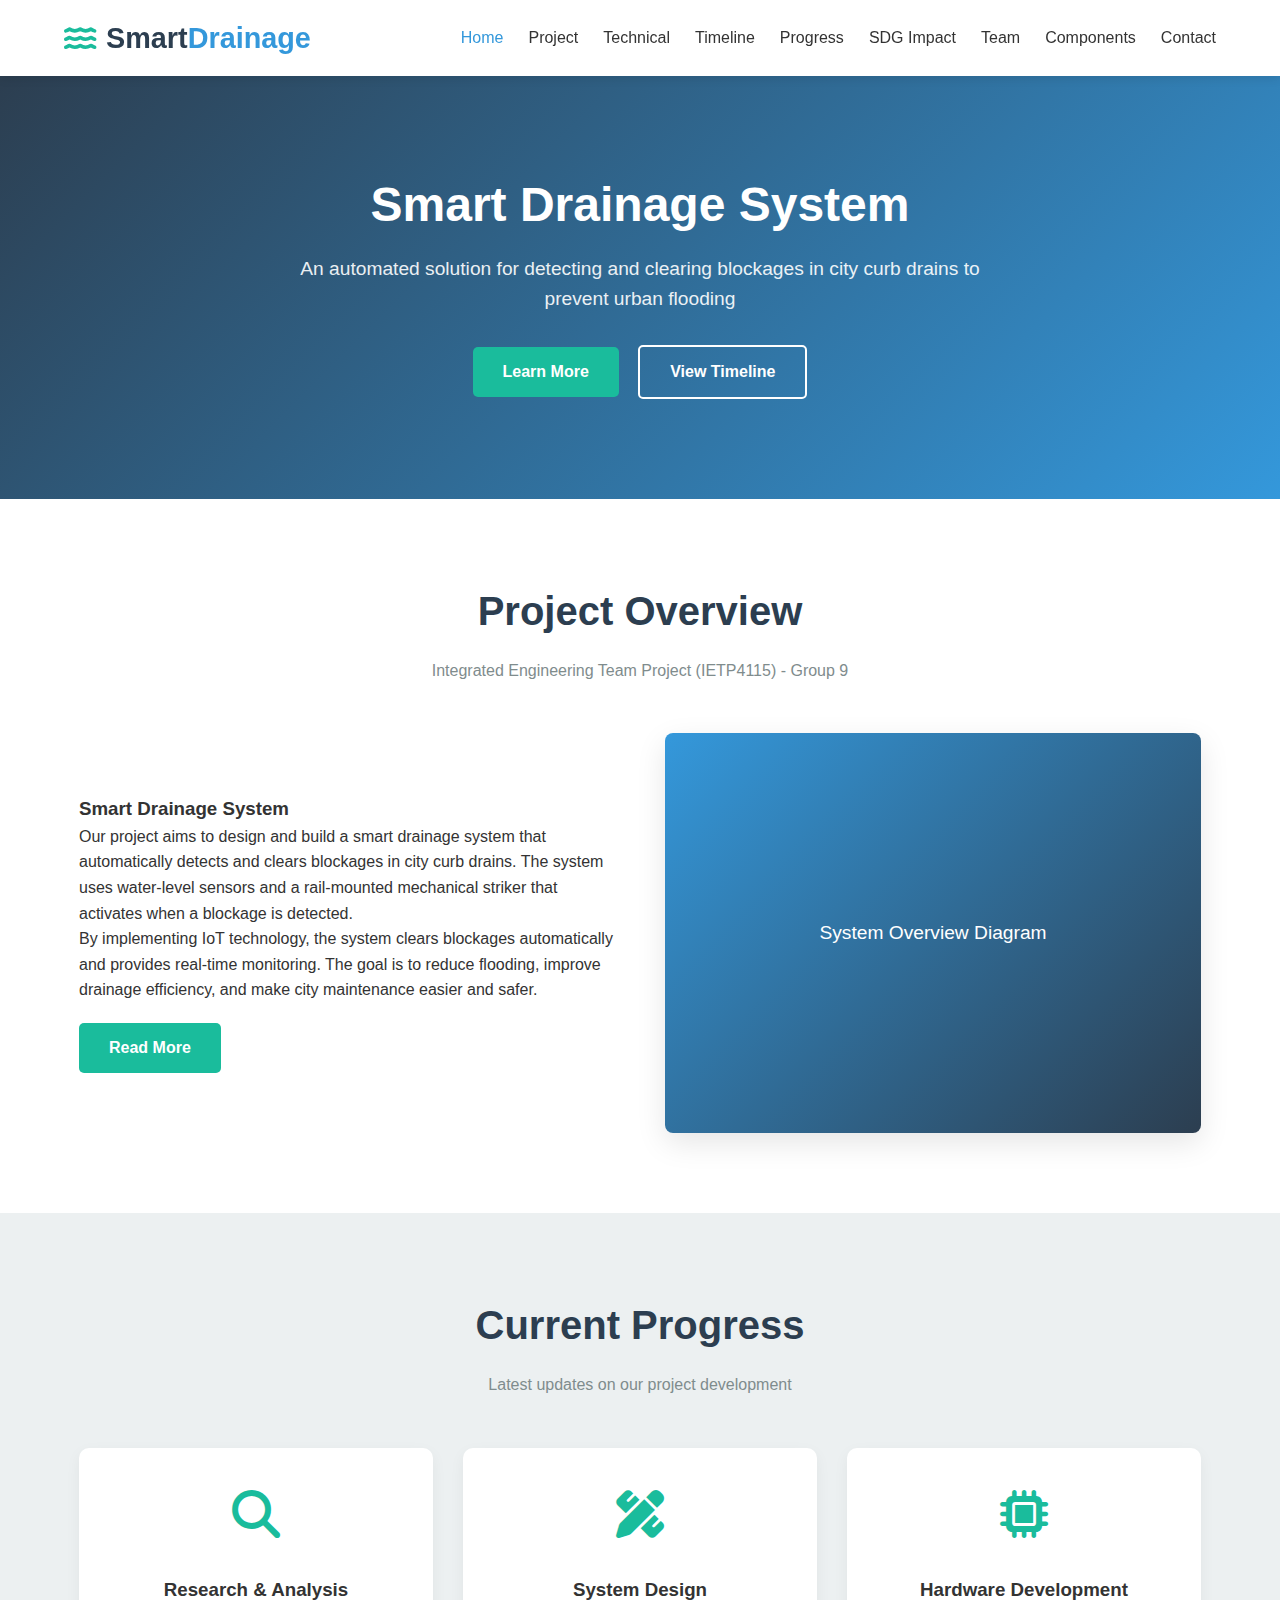
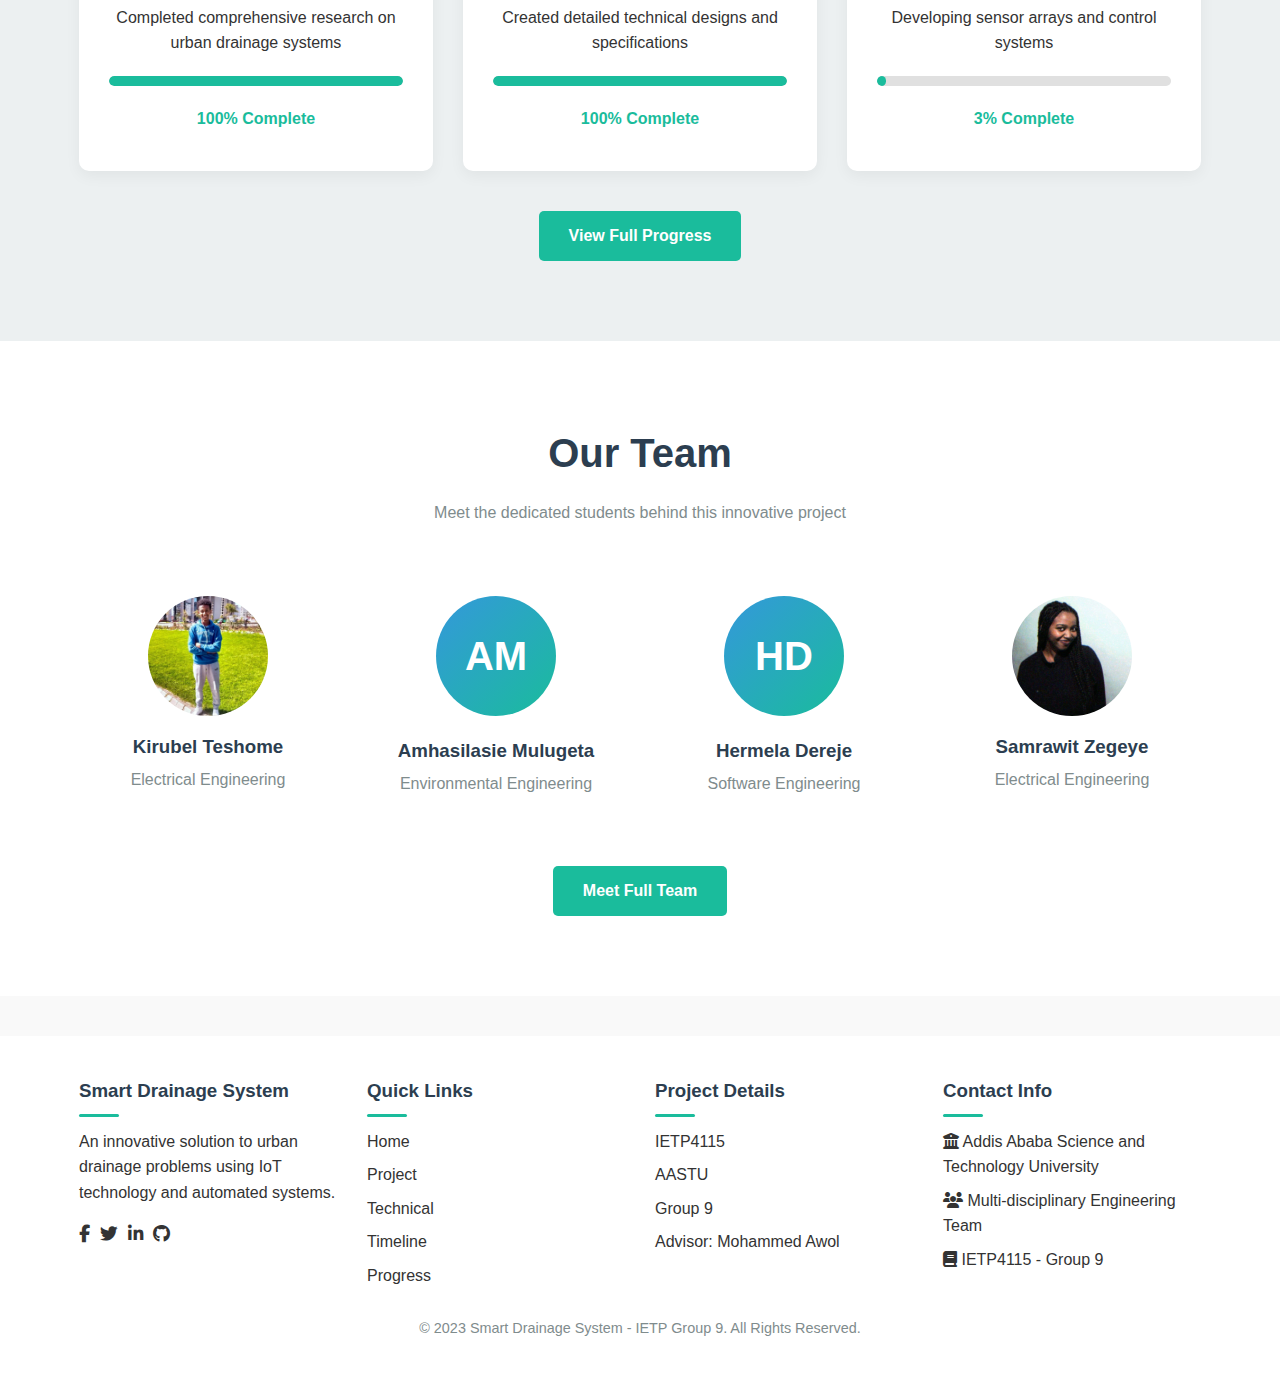
<file: index.html>
<!DOCTYPE html>
<html lang="en">
<head>
    <meta charset="UTF-8" />
    <meta name="viewport" content="width=device-width, initial-scale=1.0"/>
    <title>Smart Drainage System | Home</title>
    <link rel="stylesheet" href="https://cdnjs.cloudflare.com/ajax/libs/font-awesome/6.4.0/css/all.min.css">
    <link rel="stylesheet" href="assets/css/style.css">
</head>
<body>
    <!-- Header -->
    <header>
        <div class="container header-container">
            <a href="index.html" class="logo">
                <i class="fas fa-water"></i>
                Smart<span>Drainage</span>
            </a>
            <button class="mobile-menu-btn" id="mobile-menu-btn">
                <i class="fas fa-bars"></i>
            </button>
            <nav>
                <ul id="main-menu">
                    <li><a href="index.html" class="active">Home</a></li>
                    <li><a href="about.html">Project</a></li>
                    <li><a href="technical.html">Technical</a></li>
                    <li><a href="timeline.html">Timeline</a></li>
                    <li><a href="progress.html">Progress</a></li>
                    <li><a href="sdg.html">SDG Impact</a></li>
                    <li><a href="team.html">Team</a></li>
                    <li><a href="components.html">Components</a></li>
                    <li><a href="contact.html">Contact</a></li>
                </ul>
            </nav>
        </div>
    </header>

    <!-- Hero Section -->
    <section class="hero">
        <div class="container">
            <h1>Smart Drainage System</h1>
            <p>An automated solution for detecting and clearing blockages in city curb drains to prevent urban flooding</p>
            <a href="about.html" class="btn">Learn More</a>
            <a href="timeline.html" class="btn btn-outline">View Timeline</a>
        </div>
    </section>

    <!-- Quick Project Overview -->
    <section class="section about-project">
        <div class="container">
            <div class="section-title">
                <h2>Project Overview</h2>
                <p>Integrated Engineering Team Project (IETP4115) - Group 9</p>
            </div>
            <div class="about-content">
                <div class="about-text">
                    <h3>Smart Drainage System</h3>
                    <p>Our project aims to design and build a smart drainage system that automatically detects and clears blockages in city curb drains. The system uses water-level sensors and a rail-mounted mechanical striker that activates when a blockage is detected.</p>
                    <p>By implementing IoT technology, the system clears blockages automatically and provides real-time monitoring. The goal is to reduce flooding, improve drainage efficiency, and make city maintenance easier and safer.</p>
                    <a href="about.html" class="btn" style="margin-top: 20px;">Read More</a>
                </div>
                <div class="about-image">
                    <div style="background: linear-gradient(135deg, #3498db, #2c3e50); height: 400px; display: flex; align-items: center; justify-content: center; color: white; font-size: 1.2rem;">
                        System Overview Diagram
                    </div>
                </div>
            </div>
        </div>
    </section>

    <!-- Quick Progress Overview -->
    <section class="section progress">
        <div class="container">
            <div class="section-title">
                <h2>Current Progress</h2>
                <p>Latest updates on our project development</p>
            </div>
            <div class="progress-grid">
                <div class="progress-card">
                    <div class="progress-icon">
                        <i class="fas fa-search"></i>
                    </div>
                    <h3>Research & Analysis</h3>
                    <p>Completed comprehensive research on urban drainage systems</p>
                    <div class="progress-bar">
                        <div class="progress-fill progress-100"></div>
                    </div>
                    <p class="timeline-date">100% Complete</p>
                </div>
                <div class="progress-card">
                    <div class="progress-icon">
                        <i class="fas fa-pencil-ruler"></i>
                    </div>
                    <h3>System Design</h3>
                    <p>Created detailed technical designs and specifications</p>
                    <div class="progress-bar">
                        <div class="progress-fill progress-100"></div>
                    </div>
                    <p class="timeline-date">100% Complete</p>
                </div>
                <div class="progress-card">
                    <div class="progress-icon">
                        <i class="fas fa-microchip"></i>
                    </div>
                    <h3>Hardware Development</h3>
                    <p>Developing sensor arrays and control systems</p>
                    <div class="progress-bar">
                        <div class="progress-fill progress-3" style="width:3%;"></div>
                    </div>
                    <p class="timeline-date">3% Complete</p>
                </div>
            </div>
            <div style="text-align: center; margin-top: 40px;">
                <a href="progress.html" class="btn">View Full Progress</a>
            </div>
        </div>
    </section>

    <!-- Quick Team Preview -->
    <section class="section team">
        <div class="container">
            <div class="section-title">
                <h2>Our Team</h2>
                <p>Meet the dedicated students behind this innovative project</p>
            </div>
            <div class="team-grid">
                <div class="team-member">
                    <img src="assets/img/kira.jpg" alt="Kirubel Teshome" style="width:120px;height:120px;border-radius:50%;object-fit:cover;display:block;margin:0 auto 16px;">
                    <div class="member-info">
                        <h3>Kirubel Teshome</h3>
                        <p>Electrical Engineering</p>
                    </div>
                </div>
                <div class="team-member">
                    <div class="member-avatar">AM</div>
                    <div class="member-info">
                        <h3>Amhasilasie Mulugeta</h3>
                        <p>Environmental Engineering</p>
                    </div>
                </div>
                <div class="team-member">
                    <div class="member-avatar">HD</div>
                    <div class="member-info">
                        <h3>Hermela Dereje</h3>
                        <p>Software Engineering</p>
                    </div>
                </div>
                <div class="team-member">
                    <img src="assets/img/samri.jpg" alt="Samrawit Zegeye" style="width:120px;height:120px;border-radius:50%;object-fit:cover;display:block;margin:0 auto 16px;">
                    <div class="member-info">
                        <h3>Samrawit Zegeye</h3>
                        <p>Electrical Engineering</p>
                    </div>
                </div>
            </div>
            <div style="text-align: center; margin-top: 40px;">
                <a href="team.html" class="btn">Meet Full Team</a>
            </div>
        </div>
    </section>

    <!-- Footer -->
    <footer>
        <div class="container">
            <div class="footer-content">
                <div class="footer-column">
                    <h3>Smart Drainage System</h3>
                    <p>An innovative solution to urban drainage problems using IoT technology and automated systems.</p>
                    <div class="social-links">
                        <a href="#"><i class="fab fa-facebook-f"></i></a>
                        <a href="#"><i class="fab fa-twitter"></i></a>
                        <a href="#"><i class="fab fa-linkedin-in"></i></a>
                        <a href="#"><i class="fab fa-github"></i></a>
                    </div>
                </div>
                <div class="footer-column">
                    <h3>Quick Links</h3>
                    <ul class="footer-links">
                        <li><a href="index.html">Home</a></li>
                        <li><a href="about.html">Project</a></li>
                        <li><a href="technical.html">Technical</a></li>
                        <li><a href="timeline.html">Timeline</a></li>
                        <li><a href="progress.html">Progress</a></li>
                    </ul>
                </div>
                <div class="footer-column">
                    <h3>Project Details</h3>
                    <ul class="footer-links">
                        <li><a href="#">IETP4115</a></li>
                        <li><a href="#">AASTU</a></li>
                        <li><a href="#">Group 9</a></li>
                        <li><a href="#">Advisor: Mohammed Awol</a></li>
                    </ul>
                </div>
                <div class="footer-column">
                    <h3>Contact Info</h3>
                    <ul class="footer-links">
                        <li><i class="fas fa-university"></i> Addis Ababa Science and Technology University</li>
                        <li><i class="fas fa-users"></i> Multi-disciplinary Engineering Team</li>
                        <li><i class="fas fa-book"></i> IETP4115 - Group 9</li>
                    </ul>
                </div>
            </div>
            <div class="copyright">
                <p>&copy; 2023 Smart Drainage System - IETP Group 9. All Rights Reserved.</p>
            </div>
        </div>
    </footer>

    <script src="assets/js/main.js"></script>
</body>
</html>
</file>
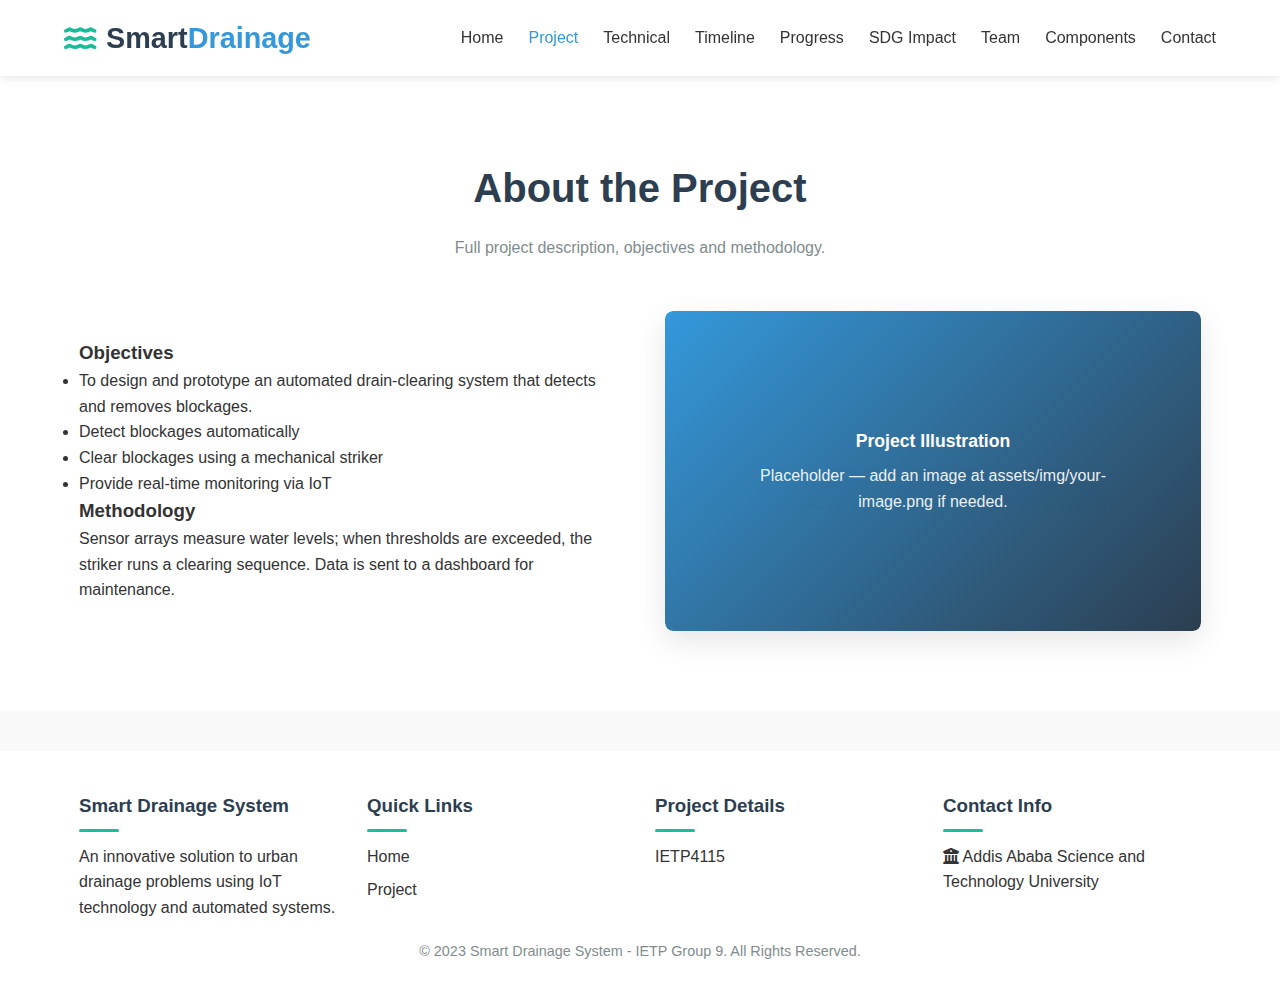
<file: about.html>
<!DOCTYPE html>
<html lang="en">
<head>
    <meta charset="UTF-8" />
    <meta name="viewport" content="width=device-width, initial-scale=1.0"/>
    <title>Smart Drainage System | Project</title>
    <link rel="stylesheet" href="https://cdnjs.cloudflare.com/ajax/libs/font-awesome/6.4.0/css/all.min.css">
    <link rel="stylesheet" href="assets/css/style.css">
</head>
<body>
    <header>
        <div class="container header-container">
            <a href="index.html" class="logo"><i class="fas fa-water"></i> Smart<span>Drainage</span></a>
            <button class="mobile-menu-btn" id="mobile-menu-btn-2"><i class="fas fa-bars"></i></button>
            <nav>
                <ul id="main-menu-2">
                    <li><a href="index.html">Home</a></li>
                    <li><a href="about.html" class="active">Project</a></li>
                    <li><a href="technical.html">Technical</a></li>
                    <li><a href="timeline.html">Timeline</a></li>
                    <li><a href="progress.html">Progress</a></li>
                    <li><a href="sdg.html">SDG Impact</a></li>
                    <li><a href="team.html">Team</a></li>
                    <li><a href="components.html">Components</a></li>
                    <li><a href="contact.html">Contact</a></li>
                </ul>
            </nav>
        </div>
    </header>

    <section class="section about-project">
        <div class="container">
            <div class="section-title">
                <h2>About the Project</h2>
                <p>Full project description, objectives and methodology.</p>
            </div>
            <div class="about-content">
                <div class="about-text">
                    <h3>Objectives</h3>
                    <ul>
                     
                       <li>To design and prototype an automated drain-clearing system that detects and removes blockages.</li> 
                      <li>Detect blockages automatically</li>
                        <li>Clear blockages using a mechanical striker</li>
                        <li>Provide real-time monitoring via IoT</li>
                         
                    </ul>
                    <h3>Methodology</h3>
                    <p>Sensor arrays measure water levels; when thresholds are exceeded, the striker runs a clearing sequence. Data is sent to a dashboard for maintenance.</p>
                </div>
                <div class="about-image">
                    <div style="background: linear-gradient(135deg,#3498db,#2c3e50); height:320px; display:flex; align-items:center; justify-content:center; color:#fff; border-radius:8px;">
                        <div style="text-align:center; max-width:420px;">
                            <strong style="font-size:1.1rem;">Project Illustration</strong>
                            <p style="opacity:.9; margin-top:8px;">Placeholder — add an image at assets/img/your-image.png if needed.</p>
                        </div>
                    </div>
                </div>
            </div>
        </div>
    </section>

    <footer>
        <div class="container">
            <div class="footer-content">
                <div class="footer-column">
                    <h3>Smart Drainage System</h3>
                    <p>An innovative solution to urban drainage problems using IoT technology and automated systems.</p>
                </div>
                <div class="footer-column">
                    <h3>Quick Links</h3>
                    <ul class="footer-links">
                        <li><a href="index.html">Home</a></li>
                        <li><a href="about.html">Project</a></li>
                    </ul>
                </div>
                <div class="footer-column">
                    <h3>Project Details</h3>
                    <ul class="footer-links">
                        <li><a href="#">IETP4115</a></li>
                    </ul>
                </div>
                <div class="footer-column">
                    <h3>Contact Info</h3>
                    <ul class="footer-links">
                        <li><i class="fas fa-university"></i> Addis Ababa Science and Technology University</li>
                    </ul>
                </div>
            </div>
            <div class="copyright">
                <p>&copy; 2023 Smart Drainage System - IETP Group 9. All Rights Reserved.</p>
            </div>
        </div>
    </footer>

    <script src="assets/js/main.js"></script>
</body>
</html>
</file>
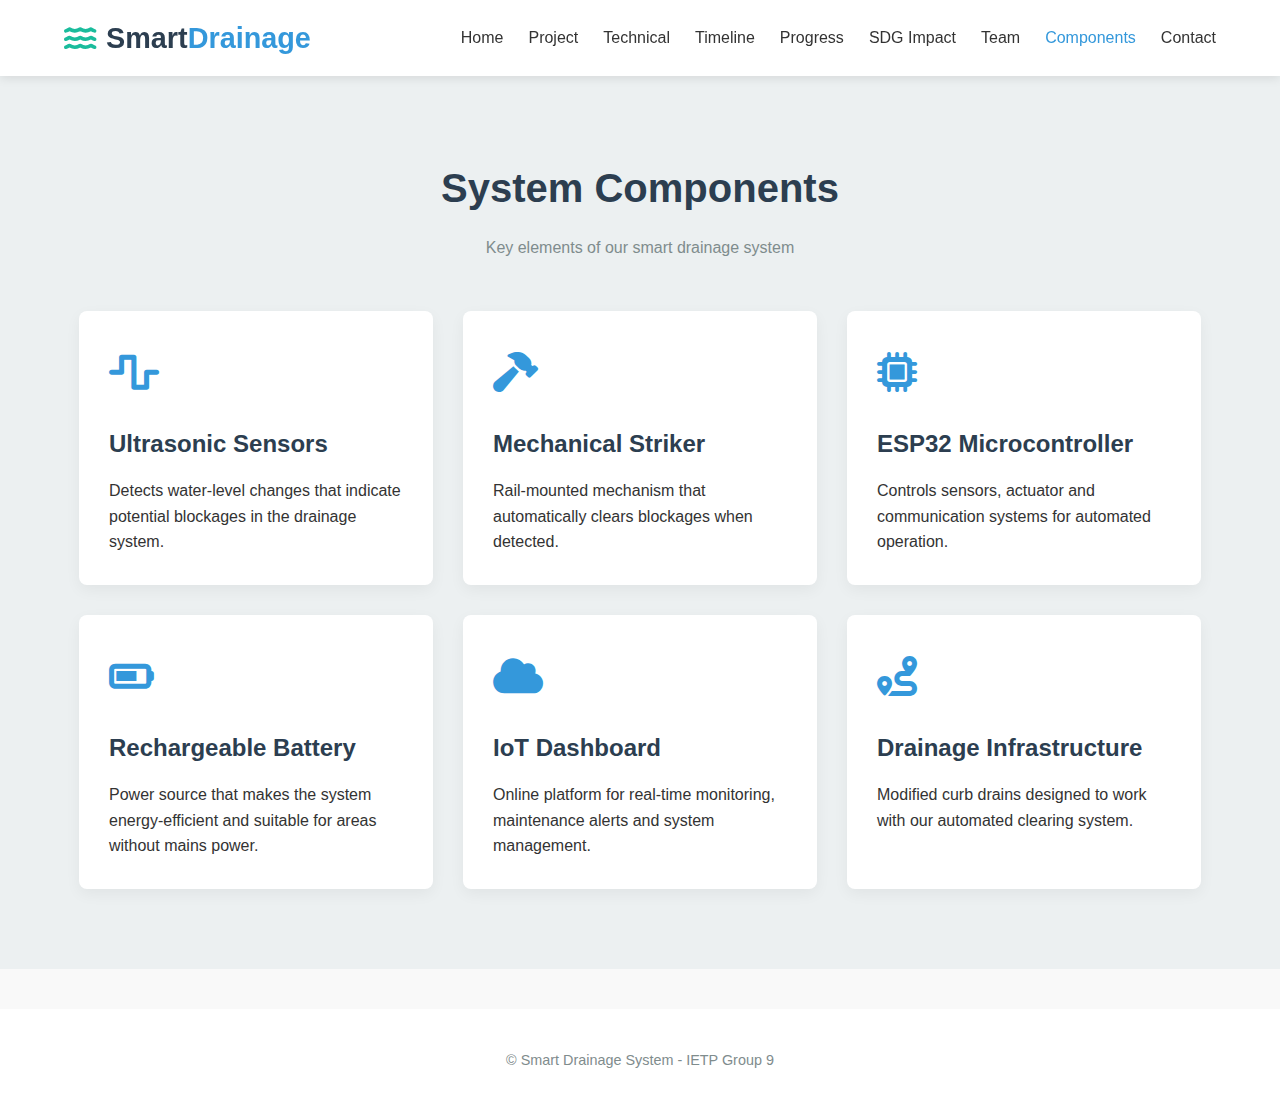
<file: components.html>
<!DOCTYPE html>
<html lang="en">
<head>
    <meta charset="utf-8" />
    <meta name="viewport" content="width=device-width, initial-scale=1" />
    <title>Components | Smart Drainage</title>
    <link rel="stylesheet" href="https://cdnjs.cloudflare.com/ajax/libs/font-awesome/6.4.0/css/all.min.css">
    <link rel="stylesheet" href="assets/css/style.css">
</head>
<body>
    <!-- Header -->
    <header>
        <div class="container header-container">
            <a href="index.html" class="logo">
                <i class="fas fa-water"></i>
                Smart<span>Drainage</span>
            </a>
            <nav>
                <ul>
                    <li><a href="index.html">Home</a></li>
                    <li><a href="about.html">Project</a></li>
                    <li><a href="technical.html">Technical</a></li>
                    <li><a href="timeline.html">Timeline</a></li>
                    <li><a href="progress.html">Progress</a></li>
                    <li><a href="sdg.html">SDG Impact</a></li>
                    <li><a href="team.html">Team</a></li>
                    <li><a href="components.html" class="active">Components</a></li>
                    <li><a href="contact.html">Contact</a></li>
                </ul>
            </nav>
        </div>
    </header>

    <!-- System Components -->
    <section class="section components">
        <div class="container">
            <div class="section-title">
                <h2>System Components</h2>
                <p>Key elements of our smart drainage system</p>
            </div>

            <div class="components-grid">

                <article class="component-card">
                    <div class="component-icon"><i class="fas fa-wave-square"></i></div>
                    <h3>Ultrasonic Sensors</h3>
                    <p>Detects water-level changes that indicate potential blockages in the drainage system.</p>
                </article>

                <article class="component-card">
                    <div class="component-icon"><i class="fas fa-hammer"></i></div>
                    <h3>Mechanical Striker</h3>
                    <p>Rail-mounted mechanism that automatically clears blockages when detected.</p>
                </article>

                <article class="component-card">
                    <div class="component-icon"><i class="fas fa-microchip"></i></div>
                    <h3>ESP32 Microcontroller</h3>
                    <p>Controls sensors, actuator and communication systems for automated operation.</p>
                </article>

                <article class="component-card">
                    <div class="component-icon"><i class="fas fa-battery-three-quarters"></i></div>
                    <h3>Rechargeable Battery</h3>
                    <p>Power source that makes the system energy-efficient and suitable for areas without mains power.</p>
                </article>

                <article class="component-card">
                    <div class="component-icon"><i class="fas fa-cloud"></i></div>
                    <h3>IoT Dashboard</h3>
                    <p>Online platform for real-time monitoring, maintenance alerts and system management.</p>
                </article>

                <article class="component-card">
                    <div class="component-icon"><i class="fas fa-route"></i></div>
                    <h3>Drainage Infrastructure</h3>
                    <p>Modified curb drains designed to work with our automated clearing system.</p>
                </article>

            </div>
        </div>
    </section>

    <!-- Footer -->
    <footer>
        <div class="container">
            <div class="copyright">
                <p>&copy; Smart Drainage System - IETP Group 9</p>
            </div>
        </div>
    </footer>

    <script src="assets/js/main.js"></script>
</body>
</html>
</file>
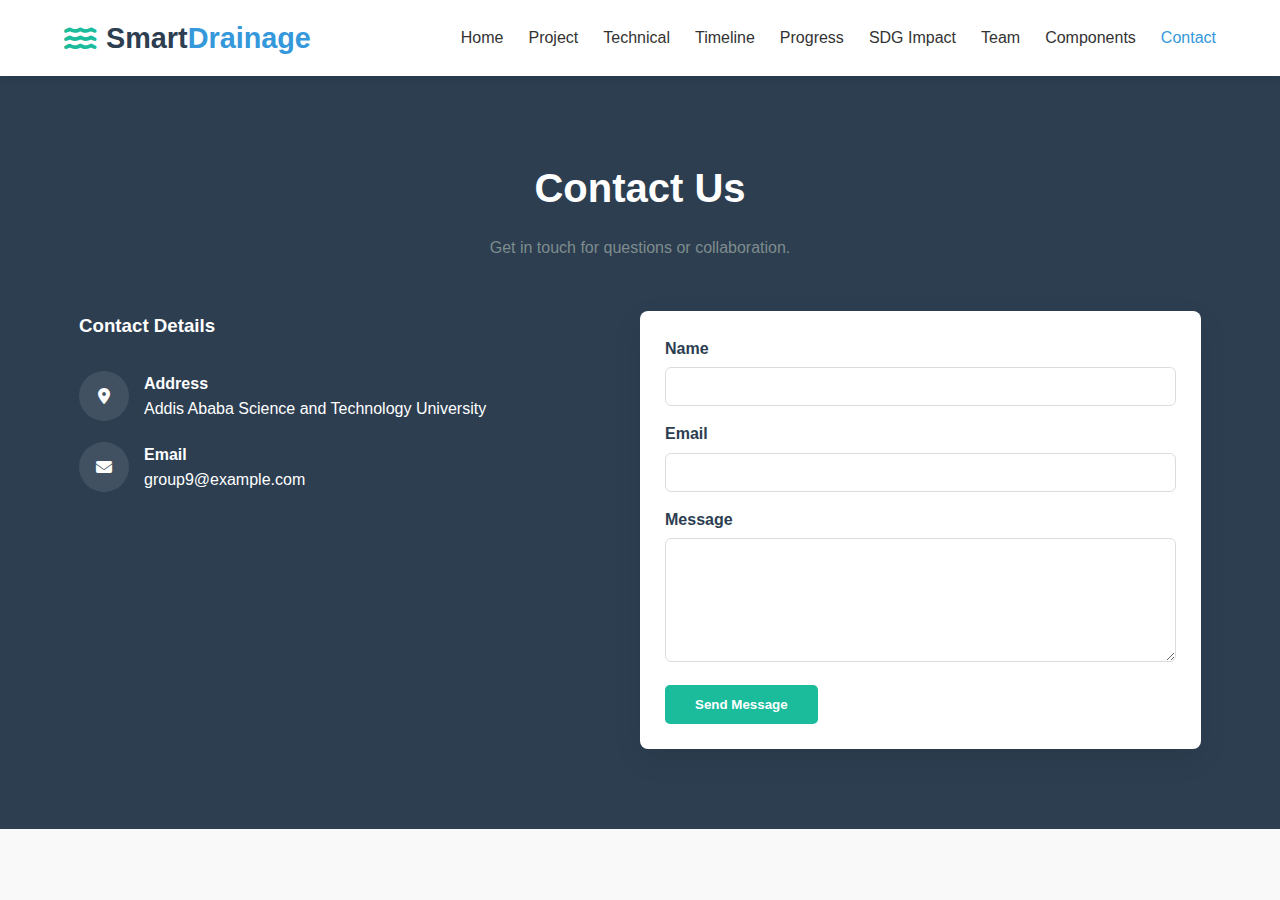
<file: contact.html>
<!DOCTYPE html>
<html lang="en">
<head>
    <meta charset="utf-8" />
    <meta name="viewport" content="width=device-width, initial-scale=1" />
    <title>Contact | Smart Drainage</title>
    <link rel="stylesheet" href="https://cdnjs.cloudflare.com/ajax/libs/font-awesome/6.4.0/css/all.min.css">
    <link rel="stylesheet" href="assets/css/style.css">
</head>
<body>
    <header>
        <div class="container header-container">
            <a href="index.html" class="logo"><i class="fas fa-water"></i> Smart<span>Drainage</span></a>
            <nav>
                <ul>
                    <li><a href="index.html">Home</a></li>
                    <li><a href="about.html">Project</a></li>
                    <li><a href="technical.html">Technical</a></li>
                    <li><a href="timeline.html">Timeline</a></li>
                    <li><a href="progress.html">Progress</a></li>
                    <li><a href="sdg.html">SDG Impact</a></li>
                    <li><a href="team.html">Team</a></li>
                    <li><a href="components.html">Components</a></li>
                    <li><a href="contact.html" class="active">Contact</a></li>
                </ul>
            </nav>
        </div>
    </header>

    <section class="section contact">
        <div class="container">
            <div class="section-title">
                <h2>Contact Us</h2>
                <p>Get in touch for questions or collaboration.</p>
            </div>

            <div class="contact-content">
                <div class="contact-info">
                    <h3>Contact Details</h3>
                    <div class="contact-details">
                        <div class="contact-item">
                            <div class="contact-icon"><i class="fas fa-map-marker-alt"></i></div>
                            <div>
                                <p><strong>Address</strong></p>
                                <p>Addis Ababa Science and Technology University</p>
                            </div>
                        </div>
                        <div class="contact-item">
                            <div class="contact-icon"><i class="fas fa-envelope"></i></div>
                            <div>
                                <p><strong>Email</strong></p>
                                <p>group9@example.com</p>
                            </div>
                        </div>
                    </div>
                </div>

                <div class="contact-form">
                    <form id="contactForm" action="#" method="post">
                        <div class="form-group">
                            <label for="name">Name</label>
                            <input id="name" class="form-control" type="text" required>
                        </div>
                        <div class="form-group">
                            <label for="email">Email</label>
                            <input id="email" class="form-control" type="email" required>
                        </div>
                        <div class="form-group">
                            <label for="message">Message</label>
                            <textarea id="message" class="form-control" rows="6" required></textarea>
                        </div>
                        <button class="btn" type="submit">Send Message</button>
                    </form>
                </div>
            </div>
        </div>
    </section>

    <script src="assets/js/main.js"></script>
</body>
</html>
</file>
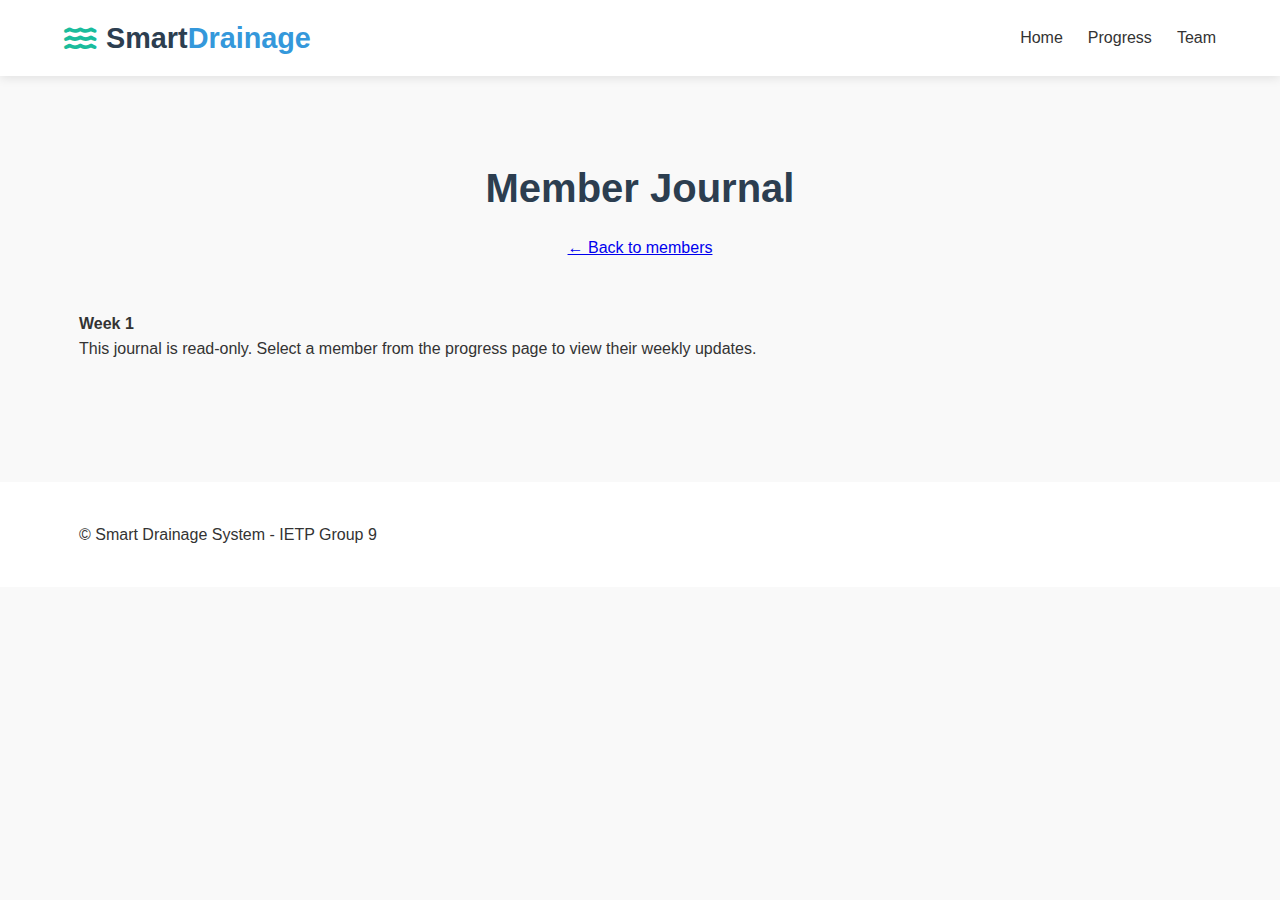
<file: progress-member.html>
<!DOCTYPE html>
<html lang="en">

<head>
  <meta charset="utf-8" />
  <meta name="viewport" content="width=device-width, initial-scale=1" />
  <title>Member Journal | Smart Drainage</title>
  <link rel="stylesheet" href="https://cdnjs.cloudflare.com/ajax/libs/font-awesome/6.4.0/css/all.min.css">
  <link rel="stylesheet" href="assets/css/style.css">
</head>

<body>
  <header>
    <div class="container header-container">
      <a href="index.html" class="logo"><i class="fas fa-water"></i> Smart<span>Drainage</span></a>
      <nav>
        <ul>
          <li><a href="index.html">Home</a></li>
          <li><a href="progress.html">Progress</a></li>
          <li><a href="team.html">Team</a></li>
        </ul>
      </nav>
    </div>
  </header>

  <section class="section member-journal">
    <div class="container">
      <div id="member-header" class="section-title">
        <h2 id="member-name">Member Journal</h2>
        <p><a href="progress.html">← Back to members</a></p>
      </div>

      <div id="member-journal">
        <!-- content injected by script -->
      </div>
    </div>
  </section>

  <footer>
    <div class="container">
      <p>&copy; Smart Drainage System - IETP Group 9</p>
    </div>
  </footer>

  <script>
    (function () {
      const params = new URLSearchParams(location.search);
      const slug = (params.get('member') || '').toLowerCase();
      const journalEl = document.getElementById('member-journal');
      const nameEl = document.getElementById('member-name');

      // Samrawit (samri) content
      const samriContent = `
        <article class="journal-entry">
          <div class="journal-meta"><strong>Week 1</strong></div>
          <div class="journal-body">
            <p>In the first week, we attended the orientation for the IETP introduction. After that, I reached out to our advisor to inform him that we would be working on an innovation project under his supervision. Our team president then gathered all members and created a Telegram group for better communication.</p>
          </div>
        </article>

        <article class="journal-entry">
          <div class="journal-meta"><strong>Week 2</strong></div>
          <div class="journal-body">
            <p>During the second week, we started discussing possible ideas for our innovation project. Each member shared their suggestions, and we later met with our advisor to present some of the proposed titles and get his feedback.</p>
          </div>
        </article>

        <article class="journal-entry">
          <div class="journal-meta"><strong>Week 3</strong></div>
          <div class="journal-body">
            <p>After reviewing the ideas with our advisor, we finalized our project title as "Optimization of Urban Drainage Clearance Using Smart Technology." We also completed and submitted Form A on October 24, 2025. I contributed by writing and editing the form before submission.</p>
          </div>
        </article>

        <article class="journal-entry">
          <div class="journal-meta"><strong>Week 4</strong></div>
          <div class="journal-body">
            <p>In this week, we began focusing on the design phase, mainly working on the electrical circuit design for the project as part of our development process.</p>
          </div>

           </article>
         <article class="journal-entry">
          <div class="journal-meta"><strong>Week 5</strong></div>
          <div class="journal-body">
            <p>During this week, our team made significant progress on both the design and electrical aspects of the IETP project. We held scheduled meetings to review our tasks, organize upcoming work, and ensure alignment among team members.

                    SolidWorks Progress:
                    The SolidWorks model of our system was completed. After presenting it to our advisor, we received important feedback. The advisor recommended replacing the stainless-steel components with a more cost-effective material. This change must be reflected not only in the SolidWorks model but also in the written project proposal.

                    Electrical Circuit:
                    The electrical circuit design was successfully completed. All required components were arranged and tested in the design phase, and the circuit is ready for integration with the mechanical model.

                    Advisor Feedback & Next Steps:

                    - Update SolidWorks model by replacing stainless steel with a cheaper material.
                    - Adjust the proposal to reflect the material changes.
                    - Re-submit updated designs for advisor review next week.

                    General Team Activities:

                    - Conducted team meetings to assess progress.
                    - Discussed adjustments needed and assigned responsibilities for revisions.

                    Overall Status:
                    The project is progressing well, with completed designs in both mechanical and electrical areas. Upcoming tasks focus on refinement and cost optimization.
             </p>
          </div>
        </article>

        <article class="journal-entry">
          <div class="journal-meta"><strong>Week 6</strong></div>
          <div class="journal-body">
            <p>In week six, the team implemented the feedback provided by our advisor. The system design was updated by replacing stainless steel components with 3D-printed parts to reduce overall cost while maintaining functionality. From an electrical perspective, the design changes were reviewed to ensure that sensor placement and wiring were not affected. The project proposal was revised to reflect these updates, including changes to material selection and cost analysis, and the revised documents were submitted for review.</p>
          </div>
        </article>

        <article class="journal-entry">
          <div class="journal-meta"><strong>Week 7</strong></div>
          <div class="journal-body">
            <p>During week seven, the revised design was approved. Following approval, the team focused on planning the integration of the electrical system with the mechanical drainage structure. Discussions were held on sensor positioning, power supply requirements, and basic control logic. I participated in technical discussions to ensure compatibility between the electrical and mechanical components.</p>
          </div>
        </article>

        <article class="journal-entry">
          <div class="journal-meta"><strong>Week 8</strong></div>
          <div class="journal-body">
            <p>In the eighth week, preliminary electrical simulations and system planning were conducted. The electrical circuit was simulated to verify sensor response, signal flow, and control behavior under different drainage conditions. The operational sequence of the smart drainage system was also defined, including blockage detection and alert generation. Electrical block diagrams and system operation notes were prepared for documentation.</p>
          </div>
        </article>

        <article class="journal-entry">
          <div class="journal-meta"><strong>Week 9</strong></div>
          <div class="journal-body">
            <p>Week nine was focused on testing and refining the electrical system design. Based on simulation results, small adjustments were made to improve reliability and reduce power consumption. Possible electrical issues, such as sensor malfunction or power loss, were discussed along with appropriate mitigation approaches. Team meetings were held to review progress and address technical challenges.</p>
          </div>
        </article>

        <article class="journal-entry">
          <div class="journal-meta"><strong>Week 10</strong></div>
          <div class="journal-body">
            <p>In week ten, the focus shifted toward documentation and preparation for the next phase of the project. Electrical circuit descriptions, system block diagrams, and progress summaries were compiled for the interim report. The team also discussed plans for prototype implementation and future testing of the electrical subsystem.</p>
          </div>
        </article>
      `;




      // Fares (fares) Content
      const faresContent = `
        <article class="journal-entry">
          <div class="journal-meta"><strong>Week 1</strong></div>
          <div class="journal-body">
            <p> Since I wasn't able to attend the initial orientation, I connected with the team afterwards to get up to speed. I was introduced to everyone and learned about the project's framework and goals. We began our initial discussions on potential ideas, focusing on problems we could solve that would have a real impact for our community.</p>
          </div>
        </article>

        <article class="journal-entry">
          <div class="journal-meta"><strong>Week 2</strong></div>
          <div class="journal-body">
            <p>This week, we all brought our researched ideas to the table for a deeper discussion. We narrowed the list down to a couple of strong concepts and started talking about what each department would need to do. It was helpful to start defining our individual roles and how we would contribute to the project's different technical areas.</p>
          </div>
        </article>

        <article class="journal-entry">
          <div class="journal-meta"><strong>Week 3</strong></div>
          <div class="journal-body">
            <p> The team finalized the project title as "Optimization of Urban Drainage Clearance Using Smart Technology." We worked together to complete Form A, ensuring all the objectives and scope were clearly defined. I reviewed the form with the team to make sure I was aligned with everyone on the project's direction and technical requirements before submission.</p>
          </div>
        </article>

        <article class="journal-entry">
          <div class="journal-meta"><strong>Week 4</strong></div>
          <div class="journal-body">
            <p>This week, we began the design phase for our project. I partnered with one of my teammates to start working on the initial design layout. We discussed different approaches and components, and we have started mapping out the core structure. The design is still in progress, but we have a good foundation to build on and plan to continue developing it next week.</p>
          </div>
        </article>
         <article class="journal-entry">

            </article>
         <article class="journal-entry">
          <div class="journal-meta"><strong>Week 5</strong></div>
          <div class="journal-body">
            <p>During this week, our team made significant progress on both the design and electrical aspects of the IETP project. We held scheduled meetings to review our tasks, organize upcoming work, and ensure alignment among team members.

                    SolidWorks Progress:
                    The SolidWorks model of our system was completed. After presenting it to our advisor, we received important feedback. The advisor recommended replacing the stainless-steel components with a more cost-effective material. This change must be reflected not only in the SolidWorks model but also in the written project proposal.

                    Electrical Circuit:
                    The electrical circuit design was successfully completed. All required components were arranged and tested in the design phase, and the circuit is ready for integration with the mechanical model.

                    Advisor Feedback & Next Steps:

                    - Update SolidWorks model by replacing stainless steel with a cheaper material.
                    - Adjust the proposal to reflect the material changes.
                    - Re-submit updated designs for advisor review next week.

                    General Team Activities:

                    - Conducted team meetings to assess progress.
                    - Discussed adjustments needed and assigned responsibilities for revisions.

                    Overall Status:
                    The project is progressing well, with completed designs in both mechanical and electrical areas. Upcoming tasks focus on refinement and cost optimization.
             </p>
          </div>
        </article>

        <article class="journal-entry">
          <div class="journal-meta"><strong>Week 6</strong></div>
          <div class="journal-body">
            <p><strong>Revised Component Procurement</strong><br>Procurement was finalized based on a revised Bill of Materials(BOM). We sourced mild steel stock for the primary structural frame and components, selecting it over aluminum for its superior strength-to-cost ratio and durability under expected load conditions. All necessary fasteners, bearings, and a two-part epoxy-polyurethane wear-resistant coating system were also acquired. The coating was specifically chosen for its high abrasion resistance and adhesion to ferrous metals.</p>
          </div>
        </article>

        <article class="journal-entry">
          <div class="journal-meta"><strong>Week 7</strong></div>
          <div class="journal-body">
            <p><strong>Initiation of Physical Prototyping</strong><br>Fabrication began with cutting and machining the mild steel components.The increased hardness of steel compared to the initially planned aluminum required adjustments in machining parameters, which were successfully managed. Concurrently, custom non-structural parts were 3D-printed. Initial sub-assemblies confirmed the dimensional accuracy of the machined steel parts.</p>
          </div>
        </article>

        <article class="journal-entry">
          <div class="journal-meta"><strong>Week 8</strong></div>
          <div class="journal-body">
            <p><strong>Subsystem Functional Testing</strong><br>Isolated testing of the steel-based gearbox and drive train was conducted.The subsystems demonstrated robust performance under load tests with no deflection. Minor adjustments were made to bearing fits. The actuation mechanisms operated within designed parameters. No structural issues were identified with the new material.</p>
          </div>
        </article>

        <article class="journal-entry">
          <div class="journal-meta"><strong>Week 9</strong></div>
          <div class="journal-body">
            <p><strong>Final Assembly and Protective Finishing</strong><br>All components were integrated into the final assembly.Following a full mechanical check, the wear-resistant coating was applied to all critical steel surfaces subject to friction and abrasion. The coating cured to form a hard, protective layer. This finishing step is crucial for extending the prototype's operational lifespan during testing phases.</p>
          </div>
        </article>

        <article class="journal-entry">
          <div class="journal-meta"><strong>Week 10</strong></div>
          <div class="journal-body">
            <p><strong>Cross-Disciplinary Integration</strong><br>The mechanical prototype was handed off to the Electrical and Software subteams.We assisted in the secure mounting of sensors and motor controllers onto the steel chassis. The robustness of the frame provided an excellent platform for integration. Initial joint tests began, with the mechanical team providing data on the system's inertial characteristics for software calibration.</p>
          </div>
        </article>
      `;

      //Amhasilasie (amha) content
      const amhaContent = `
        <article class="journal-entry">
          <div class="journal-meta"><strong>Week 1</strong></div >
          <div class="journal-body">
            <p>The team held our first internal meeting to discuss potential project ideas, followed by a meeting with the advisor to finalize the project title: "Smart Drainage System – An Automated Solution for Detecting and Clearing Blockages in City Curb Drains."</p>
          </div>
        </article>

        <article class="journal-entry">
          <div class="journal-meta"><strong>Week 2</strong></div>
          <div class="journal-body">
            <p>Weekly team and advisor meetings were held to review research on urban drainage challenges and technologies for automatic blockage detection and cleaning. Preliminary system design, including the sensor array and mechanical striker concept, was drafted.</p>
          </div>
        </article>

        <article class="journal-entry">
          <div class="journal-meta"><strong>Week 3</strong></div>
          <div class="journal-body">
            <p>Internal and advisor meetings focused on refining the detailed system design and discussing technical specifications. Hardware components were sourced, and layouts for sensor and actuator modules were planned.</p>
          </div>
        </article>

        <article class="journal-entry">
          <div class="journal-meta"><strong>Week 4</strong></div>
          <div class="journal-body">
            <p>Weekly meetings continued to track progress and address challenges. Initial hardware development began, and all progress, notes, and updates were documented on the project website (ietp-group-9-project.netlify.app). Plans for the coming weeks include prototype assembly, IoT integration, and system simulations.</p>
          </div>
        </article>
         

          </article>
         <article class="journal-entry">
          <div class="journal-meta"><strong>Week 5</strong></div>
          <div class="journal-body">
            <p>During this week, our team made significant progress on both the design and electrical aspects of the IETP project. We held scheduled meetings to review our tasks, organize upcoming work, and ensure alignment among team members.

                    SolidWorks Progress:
                    The SolidWorks model of our system was completed. After presenting it to our advisor, we received important feedback. The advisor recommended replacing the stainless-steel components with a more cost-effective material. This change must be reflected not only in the SolidWorks model but also in the written project proposal.

                    Electrical Circuit:
                    The electrical circuit design was successfully completed. All required components were arranged and tested in the design phase, and the circuit is ready for integration with the mechanical model.

                    Advisor Feedback & Next Steps:

                    - Update SolidWorks model by replacing stainless steel with a cheaper material.
                    - Adjust the proposal to reflect the material changes.
                    - Re-submit updated designs for advisor review next week.

                    General Team Activities:

                    - Conducted team meetings to assess progress.
                    - Discussed adjustments needed and assigned responsibilities for revisions.

                    Overall Status:
                    The project is progressing well, with completed designs in both mechanical and electrical areas. Upcoming tasks focus on refinement and cost optimization.
             </p>
          </div>
        </article>

        <article class="journal-entry">
          <div class="journal-meta"><strong>Week 6</strong></div>
          <div class="journal-body">
            <p>This week focused on implementing the advisor’s feedback into the mechanical design and documentation. The SolidWorks model was updated to reflect the application of a black protective coating on the stainless-steel components. The project proposal was revised accordingly to describe the coating, its purpose, and its impact on durability and appearance. Team meetings were held to review the updated model and documentation before re-submission to the advisor. Planning for prototype assembly and subsystem integration was also carried out.</p>
          </div>
        </article>

        <article class="journal-entry">
          <div class="journal-meta"><strong>Week 7</strong></div>
          <div class="journal-body">
            <p>Weekly team and advisor meetings continued to track progress. Prototype assembly began using the updated mechanical design. Electrical components were partially assembled and tested independently to confirm correct connections and sensor functionality. Initial sensor testing was conducted to ensure accurate blockage detection under simulated conditions. Minor mechanical alignment issues were identified and documented for refinement. Progress updates were recorded on the project website.</p>
          </div>
        </article>

        <article class="journal-entry">
          <div class="journal-meta"><strong>Week 8</strong></div>
          <div class="journal-body">
            <p>This week emphasized integration between the mechanical and electrical subsystems. The electrical circuit was mounted onto the mechanical structure, and the actuator mechanism was installed and tested for basic operation. Sensor readings were successfully processed by the microcontroller, confirming correct system communication. IoT integration planning was finalized, including data monitoring and alert mechanisms. Advisor feedback highlighted the need for improved environmental protection, particularly against water and debris.</p>
          </div>
        </article>

        <article class="journal-entry">
          <div class="journal-meta"><strong>Week 9</strong></div>
          <div class="journal-body">
            <p>System testing and optimization were the main focus. Simulated drainage blockage scenarios were performed to evaluate detection accuracy and the effectiveness of the clearing mechanism. Control logic was refined to reduce false detections and improve response time. Power consumption and system reliability were reviewed, and minor adjustments were made to improve overall efficiency. Team meetings focused on troubleshooting and documentation of test results.</p>
          </div>
        </article>

        <article class="journal-entry">
          <div class="journal-meta"><strong>Week 10</strong></div>
          <div class="journal-body">
            <p>In this final week, the prototype reached a stable operational state. Final functional tests and demonstrations were conducted to validate system performance. All technical documentation, including updated designs, testing results, and implementation challenges, was completed. The project website was fully updated with final progress records. A concluding meeting with the advisor was held to review the project outcomes, receive final feedback, and discuss future improvements and scalability of the Smart Drainage System.</p>
          </div>
        </article>
      `;

      // Faysel content
      const fayselContent = `
        <article class="journal-entry">
          <div class="journal-meta"><strong>Week 1</strong></div>
          <div class="journal-body">
            <p>In the first week we dedicated time to orientation and team formation. The primary goal was to establish and organize the team, fostering mutual familiarity and laying the foundation for our upcoming project work.</p>
          </div>
        </article>

        <article class="journal-entry">
          <div class="journal-meta"><strong>Week 2</strong></div>
          <div class="journal-body">
            <p>The second week involved meeting our advisor to discuss the project concept. We also planned how we could work together effectively so that everyone could participate and improve the project.</p>
          </div>
        </article>

        <article class="journal-entry">
          <div class="journal-meta"><strong>Week 3</strong></div>
          <div class="journal-body">
            <p>In the third week we focused on choosing the project idea. We had a long discussion in our team meeting about several possibilities, then decided on the final one and discussed it with our advisor.</p>
          </div>
        </article>

        <article class="journal-entry">
          <div class="journal-meta"><strong>Week 4</strong></div>
          <div class="journal-body">
            <p>After we picked the idea and discussed it with our advisor, we finally split the work. As a civil engineering student my role was to perform the drainage system analysis for the project.</p>
          </div>
        </article>

          </article>
         <article class="journal-entry">
          <div class="journal-meta"><strong>Week 5</strong></div>
          <div class="journal-body">
            <p>During this week, our team made significant progress on both the design and electrical aspects of the IETP project. We held scheduled meetings to review our tasks, organize upcoming work, and ensure alignment among team members.

                    SolidWorks Progress:
                    The SolidWorks model of our system was completed. After presenting it to our advisor, we received important feedback. The advisor recommended replacing the stainless-steel components with a more cost-effective material. This change must be reflected not only in the SolidWorks model but also in the written project proposal.

                    Electrical Circuit:
                    The electrical circuit design was successfully completed. All required components were arranged and tested in the design phase, and the circuit is ready for integration with the mechanical model.

                    Advisor Feedback & Next Steps:

                    - Update SolidWorks model by replacing stainless steel with a cheaper material.
                    - Adjust the proposal to reflect the material changes.
                    - Re-submit updated designs for advisor review next week.

                    General Team Activities:

                    - Conducted team meetings to assess progress.
                    - Discussed adjustments needed and assigned responsibilities for revisions.

                    Overall Status:
                    The project is progressing well, with completed designs in both mechanical and electrical areas. Upcoming tasks focus on refinement and cost optimization.
             </p>
          </div>
        </article>

        <article class="journal-entry">
          <div class="journal-meta"><strong>Week 6</strong></div>
          <div class="journal-body">
            <p>In the sixth week, our team concentrated on implementing the feedback provided by our project advisor related to the civil engineering components of the ITEP project. Revisions were made to the drainage layout and structural elements to improve constructability, durability, and cost efficiency. Material selections for the drainage channels and supporting structures were reviewed, and more practical alternatives were proposed based on local availability and site conditions. The project documentation was updated to reflect these design modifications, including changes in quantity estimation and preliminary cost analysis. After completing the revisions, the updated civil design drawings and written documents were resubmitted to our advisor for further evaluation.</p>
          </div>
        </article>

        <article class="journal-entry">
          <div class="journal-meta"><strong>Week 7</strong></div>
          <div class="journal-body">
            <p>During this week, the advisor reviewed and approved the revised civil engineering design approach. Following approval, the team moved forward with coordination and integration planning between civil and other engineering disciplines. Particular attention was given to the interface between the drainage infrastructure and the electrical and control components of the system. I actively participated in discussions to ensure that the drainage layout, pipe alignments, and structural supports would properly accommodate sensor installation and maintenance requirements. This coordination helped minimize potential conflicts during future construction and implementation stages.</p>
          </div>
        </article>

        <article class="journal-entry">
          <div class="journal-meta"><strong>Week 8</strong></div>
          <div class="journal-body">
            <p>In the eighth week, we began preliminary analysis and validation of the civil system design. Hydraulic considerations such as flow direction, slope, capacity, and blockage scenarios were reviewed to ensure efficient drainage performance under varying conditions. The operational workflow of the drainage system was further defined, including water collection, conveyance, and response during obstruction events. Initial drawings, layout plans, and explanatory diagrams were prepared to document system functionality and to support future reporting and presentations.</p>
          </div>
        </article>

        <article class="journal-entry">
          <div class="journal-meta"><strong>Week 9</strong></div>
          <div class="journal-body">
            <p>This week focused on evaluation, refinement, and risk assessment of the civil engineering components. Based on system analysis and interdisciplinary discussions, minor adjustments were made to drainage gradients and structural details to improve performance and safety. Possible failure scenarios, such as sediment accumulation, structural deterioration, or extreme rainfall events, were identified and mitigation strategies were discussed. Regular progress meetings were conducted to ensure alignment between team members and to track readiness for the next development phase.</p>
          </div>
        </article>

        <article class="journal-entry">
          <div class="journal-meta"><strong>Week 10</strong></div>
          <div class="journal-body">
            <p>In the tenth week, attention shifted toward documentation and preparation for the next stage of the ITEP project. Civil engineering design descriptions, drawings, and progress summaries were compiled for inclusion in the interim report. The team also outlined plans for prototype development, site adaptation, and future testing of the drainage system. As a civil engineering team member, I contributed technical inputs related to design justification, constructability, and sustainability considerations, and coordinated with the team leader to meet submission deadlines and advisor expectations.</p>
          </div>
        </article>
      `;

      // Kirubel content
      const kirubelContent = `
        <article class="journal-entry">
          <div class="journal-meta"><strong>Week 1</strong></div>
          <div class="journal-body">
            <p>During the first week, our main focus was on forming the project team and being assigned an advisor. This stage allowed us to understand each team member's strengths and begin organizing roles and responsibilities accordingly. We also had an introductory meeting with our advisor to discuss general expectations, the IETP workflow, and the importance of teamwork throughout the project.</p>
          </div>
        </article>

        <article class="journal-entry">
          <div class="journal-meta"><strong>Week 2</strong></div>
          <div class="journal-body">
            <p>In the second week, our team began brainstorming potential project titles. After generating several ideas, we met with our advisor to discuss their feasibility and relevance to real-world problems. Following the discussion, we agreed on the Smart Drainage System concept as our main project focus. During this period, I was also appointed as the team leader, responsible for coordinating group activities and communication with our advisor.</p>
          </div>
        </article>

        <article class="journal-entry">
          <div class="journal-meta"><strong>Week 3</strong></div>
          <div class="journal-body">
            <p>After further reviewing and refining our project ideas with our advisor, we finalized the project title as "Optimization of Urban Drainage Clearance Using Smart Technology." We thoroughly discussed the project's objectives, practical applications, and scope before finalizing the decision. Additionally, our team completed and submitted Form A as part of the idea approval process.</p>
          </div>
        </article>

        <article class="journal-entry">
          <div class="journal-meta"><strong>Week 4</strong></div>
          <div class="journal-body">
            <p>During the fourth week, we transitioned into the design phase of our project and divided the tasks among team members. My primary focus was on developing the electrical circuit design, which serves as the foundation for the system's operation. The team collaborated to identify key components, establish circuit connections, and plan the functional logic of the system, marking the beginning of our technical development process.</p>
          </div>
        </article>

           </article>
         <article class="journal-entry">
          <div class="journal-meta"><strong>Week 5</strong></div>
          <div class="journal-body">
            <p>During this week, our team made significant progress on both the design and electrical aspects of the IETP project. We held scheduled meetings to review our tasks, organize upcoming work, and ensure alignment among team members.

                    SolidWorks Progress:
                    The SolidWorks model of our system was completed. After presenting it to our advisor, we received important feedback. The advisor recommended replacing the stainless-steel components with a more cost-effective material. This change must be reflected not only in the SolidWorks model but also in the written project proposal.

                    Electrical Circuit:
                    The electrical circuit design was successfully completed. All required components were arranged and tested in the design phase, and the circuit is ready for integration with the mechanical model.

                    Advisor Feedback & Next Steps:

                    - Update SolidWorks model by replacing stainless steel with a cheaper material.
                    - Adjust the proposal to reflect the material changes.
                    - Re-submit updated designs for advisor review next week.

                    General Team Activities:

                    - Conducted team meetings to assess progress.
                    - Discussed adjustments needed and assigned responsibilities for revisions.

                    Overall Status:
                    The project is progressing well, with completed designs in both mechanical and electrical areas. Upcoming tasks focus on refinement and cost optimization.
             </p>
          </div>
        </article>

        <article class="journal-entry">
          <div class="journal-meta"><strong>Week 6</strong></div>
          <div class="journal-body">
            <p>In the sixth week, our team focused on implementing the feedback provided by our advisor. The SolidWorks model was updated by replacing stainless-steel components with a more cost-effective and practical material 3D print, ensuring the system remains durable while reducing overall project cost. Simultaneously, the written project proposal was revised to accurately reflect these material changes, including updates to cost analysis and design justification. After completing the revisions, the updated SolidWorks model and proposal documents were re-submitted to our advisor for review.</p>
          </div>
        </article>

        <article class="journal-entry">
          <div class="journal-meta"><strong>Week 7</strong></div>
          <div class="journal-body">
            <p>During this week, our advisor reviewed the revised submissions and approved the updated design approach. With approval secured, the team shifted focus toward system integration planning. We discussed how the electrical circuit would interface with the mechanical drainage structure, including sensor placement, power distribution, and control logic. I coordinated discussions between electrical and mechanical team members to ensure compatibility between subsystems and to avoid implementation conflicts in later stages.</p>
          </div>
        </article>

        <article class="journal-entry">
          <div class="journal-meta"><strong>Week 8</strong></div>
          <div class="journal-body">
            <p>In the eighth week, we began preliminary system implementation and simulation activities. The electrical circuit was simulated to verify sensor responses, signal flow, and control accuracy under different drainage conditions. The team also worked on defining the operational workflow of the smart drainage system, including detection of blockage, response mechanisms, and alert generation. Documentation of system operation and block diagrams was initiated to support future reporting and presentations.</p>
          </div>
        </article>

        <article class="journal-entry">
          <div class="journal-meta"><strong>Week 9</strong></div>
          <div class="journal-body">
            <p>This week was dedicated to testing, troubleshooting, and optimization. Based on simulation results, minor improvements were made to the circuit logic to enhance reliability and reduce unnecessary power consumption. The team also evaluated possible failure scenarios, such as sensor malfunction or power loss, and discussed mitigation strategies. Progress meetings were held to ensure all members were aligned with the system objectives and upcoming milestones.</p>
          </div>
        </article>

        <article class="journal-entry">
          <div class="journal-meta"><strong>Week 10</strong></div>
          <div class="journal-body">
            <p>In the tenth week, our focus shifted toward documentation and preparation for the next project phase. We began compiling technical descriptions, system diagrams, and progress summaries for the interim report. The team also outlined plans for prototype development and future testing stages. As team leader, I reviewed task completion, coordinated report contributions, and communicated with our advisor regarding expectations for the next submission and evaluation criteria.</p>
          </div>
        </article>
      `;


      // Hermela content (new)
      const hermelaContent = `
        <article class="journal-entry">
          <div class="journal-meta"><strong>Week 1</strong></div>
          <div class="journal-body">
            <p>Conducted research on urban drainage challenges and existing automated solutions. Established development environment with Flutter SDK, Firebase tools, and version control. Defined software scope within the electromechanical system architecture.</p>
          </div>
        </article>

        <article class="journal-entry">
          <div class="journal-meta"><strong>Week 2</strong></div>
          <div class="journal-body">
            <p>Participated in team design sessions for sensor array and mechanical striker integration. Mapped software requirements to hardware components, focusing on real-time monitoring needs. Created preliminary system architecture diagram showing ESP32 → Cloud → Mobile data flow.</p>
          </div>
        </article>

        <article class="journal-entry">
          <div class="journal-meta"><strong>Week 3</strong></div>
          <div class="journal-body">
            <p>Finalized communication protocols and API contracts with hardware team. Documented JSON schemas for sensor data exchange. Selected technology stack: Flutter for cross-platform mobile app, Firebase for backend services.</p>
          </div>
        </article>

        <article class="journal-entry">
          <div class="journal-meta"><strong>Week 4</strong></div>
          <div class="journal-body">
            <p>Set up core development infrastructure: initialized Flutter project with BLoC pattern, configured Firebase Firestore and Cloud Functions. Established CI/CD pipeline for automated builds. Created project documentation website.</p>
          </div>
        </article>

        <article class="journal-entry">
          <div class="journal-meta"><strong>Week 5</strong></div>
          <div class="journal-body">
            <p>Launched software development phase. Defined mobile application as primary interface for maintenance crews. Implemented initial Flutter UI designs including dashboard with drainage grid overview, status indicators, and alert notification center. Designed complete data flow architecture from ESP32 to mobile app.</p>
          </div>
        </article>

        <article class="journal-entry">
          <div class="journal-meta"><strong>Week 6</strong></div>
          <div class="journal-body">
            <p>Developed robust backend data management system. Created Firestore collection structure for sensor readings with validation rules and security policies. Implemented Cloud Function for anomaly detection using blockage threshold algorithms. Established 30-day data retention policy.</p>
          </div>
        </article>

        <article class="journal-entry">
          <div class="journal-meta"><strong>Week 7</strong></div>
          <div class="journal-body">
            <p>Enhanced mobile app with advanced navigation system including bottom navigation bar, map view integration, and deep linking for alerts. Added offline mode capability with local data caching. Implemented responsive layouts for tablet deployment.</p>
          </div>
        </article>

        <article class="journal-entry">
          <div class="journal-meta"><strong>Week 8</strong></div>
          <div class="journal-body">
            <p>Transitioned from mock data to live ESP32 sensor feeds. Integrated real-time ultrasonic sensor readings with timestamp synchronization. Developed data visualization widgets showing water level charts and blockage probability graphs. Dashboard updates every 5 seconds.</p>
          </div>
        </article>

        <article class="journal-entry">
          <div class="journal-meta"><strong>Week 9</strong></div>
          <div class="journal-body">
            <p>Conducted comprehensive system simulation testing with hardware-in-the-loop scenarios. Validated end-to-end data flow and alert generation accuracy (achieved reliable detection). Tested app performance under concurrent load and fixed critical streaming pipeline bugs.</p>
          </div>
        </article>

        <article class="journal-entry">
          <div class="journal-meta"><strong>Week 10</strong></div>
          <div class="journal-body">
            <p>Finalized technical documentation including 40-page architecture document, API specifications (Swagger format), and user manuals. Achieved 82% test coverage. Prepared presentation materials and deployment guides for advisor review and field pilot readiness.</p>
          </div>
        </article>
      `;

      // Emmanuel content (new)
      const emmanuelContent = `
        <article class="journal-entry">
          <div class="journal-meta"><strong>Week 1</strong></div>
          <div class="journal-body">
            <p>We met and introduced to each other. After that we brainstormed and decided to come up with ideas that would benefit our country and solve many issues.</p>
          </div>
        </article>

        <article class="journal-entry">
          <div class="journal-meta"><strong>Week 2</strong></div>
          <div class="journal-body">
            <p>We brought new ideas and talked specifically on two of them and tried to know what our contributions individually would be in our corresponding department.</p>
          </div>
        </article>

        <article class="journal-entry">
          <div class="journal-meta"><strong>Week 3</strong></div>
          <div class="journal-body">
            <p>We decided on what we will do and drew a draft and researched better mechanisms or sensors to use. Finally, we checked if we are all on the same page and assigned tasks for the next week.</p>
          </div>
        </article>

        <article class="journal-entry">
          <div class="journal-meta"><strong>Week 4</strong></div>
          <div class="journal-body">
            <p>We all tried to do our jobs and brought our individual and group assignments, reviewed and edited each other's work, and collected price estimates for the materials to be used.</p>
          </div>
        </article>
  </article>
         <article class="journal-entry">
          <div class="journal-meta"><strong>Week 5</strong></div>
          <div class="journal-body">
            <p>During this week, our team made significant progress on both the design and electrical aspects of the IETP project. We held scheduled meetings to review our tasks, organize upcoming work, and ensure alignment among team members.

                    SolidWorks Progress:
                    The SolidWorks model of our system was completed. After presenting it to our advisor, we received important feedback. The advisor recommended replacing the stainless-steel components with a more cost-effective material. This change must be reflected not only in the SolidWorks model but also in the written project proposal.

                    Electrical Circuit:
                    The electrical circuit design was successfully completed. All required components were arranged and tested in the design phase, and the circuit is ready for integration with the mechanical model.

                    Advisor Feedback & Next Steps:

                    - Update SolidWorks model by replacing stainless steel with a cheaper material.
                    - Adjust the proposal to reflect the material changes.
                    - Re-submit updated designs for advisor review next week.

                    General Team Activities:

                    - Conducted team meetings to assess progress.
                    - Discussed adjustments needed and assigned responsibilities for revisions.

                    Overall Status:
                    The project is progressing well, with completed designs in both mechanical and electrical areas. Upcoming tasks focus on refinement and cost optimization.
             </p>
          </div>
        </article>

        <article class="journal-entry">
          <div class="journal-meta"><strong>Week 6</strong></div>
          <div class="journal-body">
            <p>As we were given assignments the previous week we refined the materials we ought to use for our prototype. We wanted to use galvanized steel for the beam but due to availability of material in our university, we finally decided to use mild steel. And for the material of the striker we decided to 3d print it. We additionally redesigned the length for better view. For next week we are given assignments to start constructing the prototype.</p>
          </div>
        </article>

        <article class="journal-entry">
          <div class="journal-meta"><strong>Week 7</strong></div>
          <div class="journal-body">
            <p>We started making the prototype. We cut the beam from mild steel and constructed according to the design, it was hard implementing our designs with manual labor but we still managed to finish the beam. And showed it to our advisor. Our advisor (Mr. Mohammed Awol) liked the design but asked as questions that are crucial for our next step. We are given weekly assignment to continue what we started.</p>
          </div>
        </article>

        <article class="journal-entry">
          <div class="journal-meta"><strong>Week 8</strong></div>
          <div class="journal-body">
            <p>The electrical circuit was made and we saw the progress. We also printed out our striker design. But we had a little problem with the friction, so we manually designed the wheels and shaft so that it can move smoothly. The software was also checked, they finished the front end, they were given tasks to start the back end.</p>
          </div>
        </article>

        <article class="journal-entry">
          <div class="journal-meta"><strong>Week 9</strong></div>
          <div class="journal-body">
            <p>The app worked perfectly, the microcontroller and the mechanical part were finished and finally it is time to integrate all of those together.</p>
          </div>
        </article>

        <article class="journal-entry">
          <div class="journal-meta"><strong>Week 10</strong></div>
          <div class="journal-body">
            <p>We tried to integrate all our works. It had some issues but we managed to find solutions. We have finalized our project.</p>
          </div>
        </article>
      `;

      // Eden content
      const edenContent = `
        <article class="journal-entry">
          <div class="journal-meta"><strong>Week 1</strong></div>
          <div class="journal-body">
            <p>The team held our first internal meeting to discuss potential project ideas, followed by a meeting with the advisor to finalize the project title: "Smart Drainage System – An Automated Solution for Detecting and Clearing Blockages in City Curb Drains."</p>
          </div>
        </article>

        <article class="journal-entry">
          <div class="journal-meta"><strong>Week 2</strong></div>
          <div class="journal-body">
            <p>Weekly team and advisor meetings were held to review research on urban drainage challenges and technologies for automatic blockage detection and cleaning. Preliminary system design, including the sensor array and mechanical striker concept, was drafted.</p>
          </div>
        </article>

        <article class="journal-entry">
          <div class="journal-meta"><strong>Week 3</strong></div>
          <div class="journal-body">
            <p>Internal and advisor meetings focused on refining the detailed system design and discussing technical specifications. Hardware components were sourced, and layouts for sensor and actuator modules were planned.</p>
          </div>
        </article>

        <article class="journal-entry">
          <div class="journal-meta"><strong>Week 4</strong></div>
          <div class="journal-body">
            <p>Weekly meetings continued to track progress and address challenges. Initial hardware development began, and all progress, notes, and updates were documented on the project website (ietp-group-9-project.netlify.app). Plans for the coming weeks include prototype assembly, IoT integration, and system simulations.</p>
          </div>
        </article>

      </article>
      <article class="journal-entry">
        <div class="journal-meta"><strong>Week 5</strong></div>
        <div class="journal-body">
          <p>I started working on the software part of the project by defining the role of the mobile application in the system. Initial UI designs for the Flutter app were prepared, and the data flow between the ESP32, backend, and mobile app was discussed.</p>
        </div>
      </article>

      <article class="journal-entry">
        <div class="journal-meta"><strong>Week 6</strong></div>
        <div class="journal-body">
          <p>The software system architecture was planned. The Flutter project was set up, and the backend structure was outlined. User and admin roles were defined, and the method for receiving and storing sensor data was designed.</p>
        </div>
      </article>

      <article class="journal-entry">
        <div class="journal-meta"><strong>Week 7</strong></div>
        <div class="journal-body">
          <p>Development of the mobile application began. Main pages such as login, dashboard, and alert screens were implemented using Flutter with sample data to test navigation and layout.</p>
        </div>
      </article>

      <article class="journal-entry">
        <div class="journal-meta"><strong>Week 8</strong></div>
        <div class="journal-body">
          <p>Integration planning was done between the mobile app and backend. API endpoints and data flow were prepared, and the application was modified to receive real data instead of mock data.</p>
        </div>
      </article>

      <article class="journal-entry">
        <div class="journal-meta"><strong>Week 9</strong></div>
        <div class="journal-body">
          <p>Testing and debugging were performed. The app was connected to the backend, and sensor data was simulated to verify correct display and alert generation.</p>
        </div>
      </article>

      <article class="journal-entry">
        <div class="journal-meta"><strong>Week 10</strong></div>
        <div class="journal-body">
          <p>Full system integration was completed. The Flutter app was successfully connected to the sensor system through the backend, and materials for documentation and reporting were prepared.</p>
        </div>
      </article>
      `;


      // Default sample content if no specific member matched
      const defaultContent = `
        <article class="journal-entry">
          <div class="journal-meta"><strong>Week 1</strong></div>
          <div class="journal-body">
            <p>This journal is read-only. Select a member from the progress page to view their weekly updates.</p>
          </div>
        </article>
      `;

      // Select content by slug / alias
      if (slug.includes('samrawit') || slug.includes('samri')) {
        nameEl.textContent = 'Samrawit Zegeye — Weekly Journal';
        journalEl.innerHTML = samriContent;
      } else if (slug.includes('amhasilasie') || slug.includes('amha')) {
        nameEl.textContent = 'Amhasilasie Mulugeta — Weekly Journal';
        journalEl.innerHTML = amhaContent;
      } else if (slug.includes('faysel') || slug.includes('faysel-nesru')) {
        nameEl.textContent = 'Faysel Nesru — Weekly Journal';
        journalEl.innerHTML = fayselContent;
      } else if (slug.includes('kirubel') || slug.includes('kirubel-teshome') || slug.includes('kira')) {
        nameEl.textContent = 'Kirubel Teshome — Weekly Journal';
        journalEl.innerHTML = kirubelContent;
      } else if (slug.includes('hermela') || slug.includes('hermela-dereje') || slug.includes('hd')) {
        nameEl.textContent = 'Hermela Dereje — Weekly Journal';
        journalEl.innerHTML = hermelaContent;
      } else if (slug.includes('emmanuel') || slug.includes('emmanuel-yonas')) {
        nameEl.textContent = 'Emmanuel Yonas — Weekly Journal';
        journalEl.innerHTML = emmanuelContent;
      } else if (slug.includes('fares') || slug.includes('fares-haile')) {
        nameEl.textContent = 'Fares Haile Kifle — Weekly Journal';
        journalEl.innerHTML = faresContent;
      } else if (slug.includes('eden') || slug.includes('eden-yedemie')) {
        nameEl.textContent = 'Eden Yedemie Ejigu — Weekly Journal';
        journalEl.innerHTML = edenContent;
      } else {
        nameEl.textContent = slug ? slug.replace(/[-_]/g, ' ') : 'Member Journal';
        journalEl.innerHTML = defaultContent;
      }
    })();
  </script>
</body>

</html>
</file>
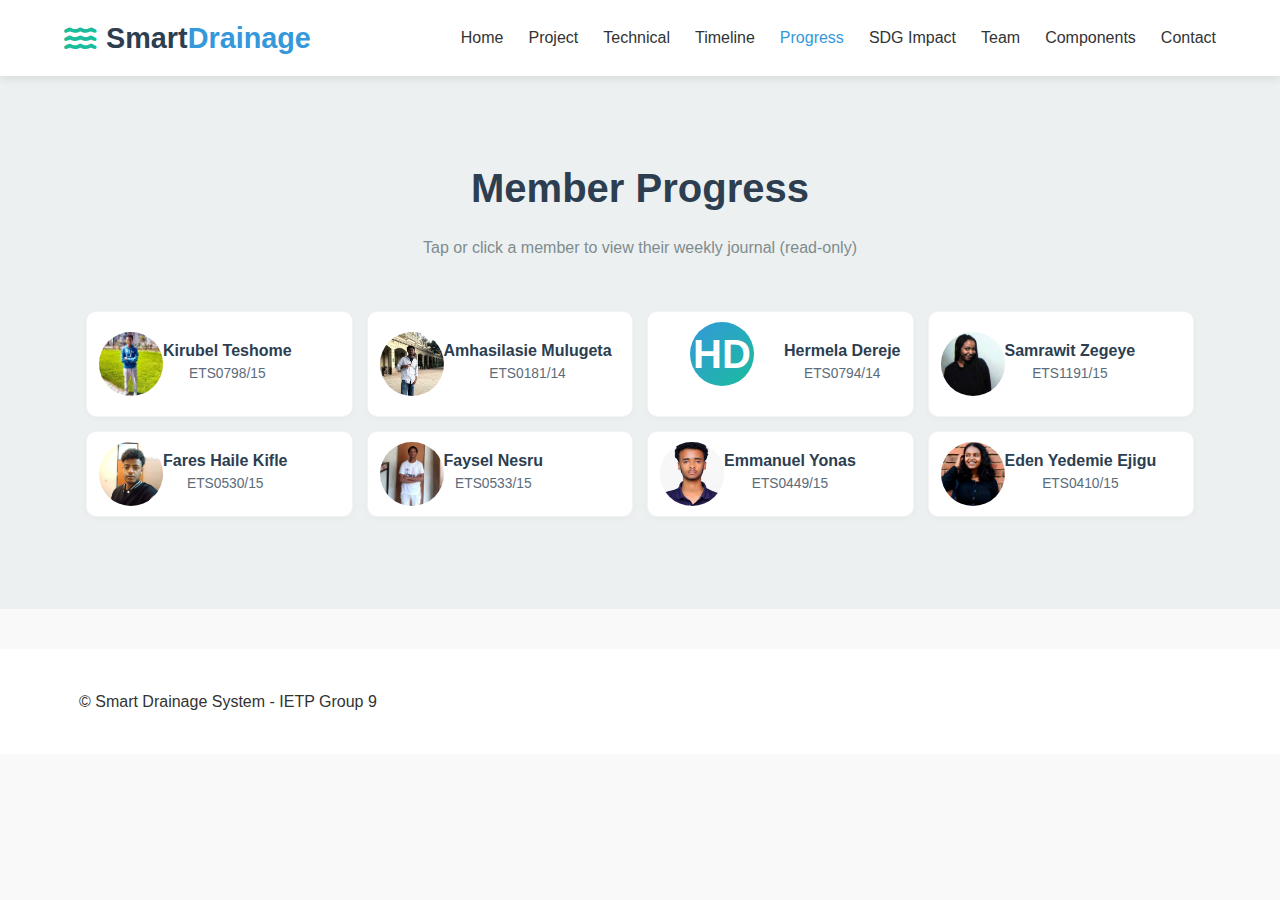
<file: progress.html>
<!DOCTYPE html>
<html lang="en">
<head>
    <meta charset="utf-8" />
    <meta name="viewport" content="width=device-width, initial-scale=1" />
    <title>Progress | Smart Drainage</title>
    <link rel="stylesheet" href="https://cdnjs.cloudflare.com/ajax/libs/font-awesome/6.4.0/css/all.min.css">
    <link rel="stylesheet" href="assets/css/style.css">
</head>
<body>
    <!-- Header -->
    <header>
        <div class="container header-container">
            <a href="index.html" class="logo">
                <i class="fas fa-water"></i>
                Smart<span>Drainage</span>
            </a>
            <button class="mobile-menu-btn" id="mobile-menu-btn-3"><i class="fas fa-bars"></i></button>
            <nav>
                <ul>
                    <li><a href="index.html">Home</a></li>
                    <li><a href="about.html">Project</a></li>
                    <li><a href="technical.html">Technical</a></li>
                    <li><a href="timeline.html">Timeline</a></li>
                    <li><a href="progress.html" class="active">Progress</a></li>
                    <li><a href="sdg.html">SDG Impact</a></li>
                    <li><a href="team.html">Team</a></li>
                    <li><a href="components.html">Components</a></li>
                    <li><a href="contact.html">Contact</a></li>
                </ul>
            </nav>
        </div>
    </header>

    <section class="section progress">
        <div class="container">
            <div class="section-title">
                <h2>Member Progress</h2>
                <p>Tap or click a member to view their weekly journal (read-only)</p>
            </div>

            <!-- required by assets/js/main.js -->
            <div id="progress-team" class="progress-team">
                <!-- JS will render member cards here -->
            </div>
        </div>
    </section>

    <footer>
        <div class="container">
            <p>&copy; Smart Drainage System - IETP Group 9</p>
        </div>
    </footer>

    <script src="assets/js/main.js"></script>
</body>
</html>
</file>
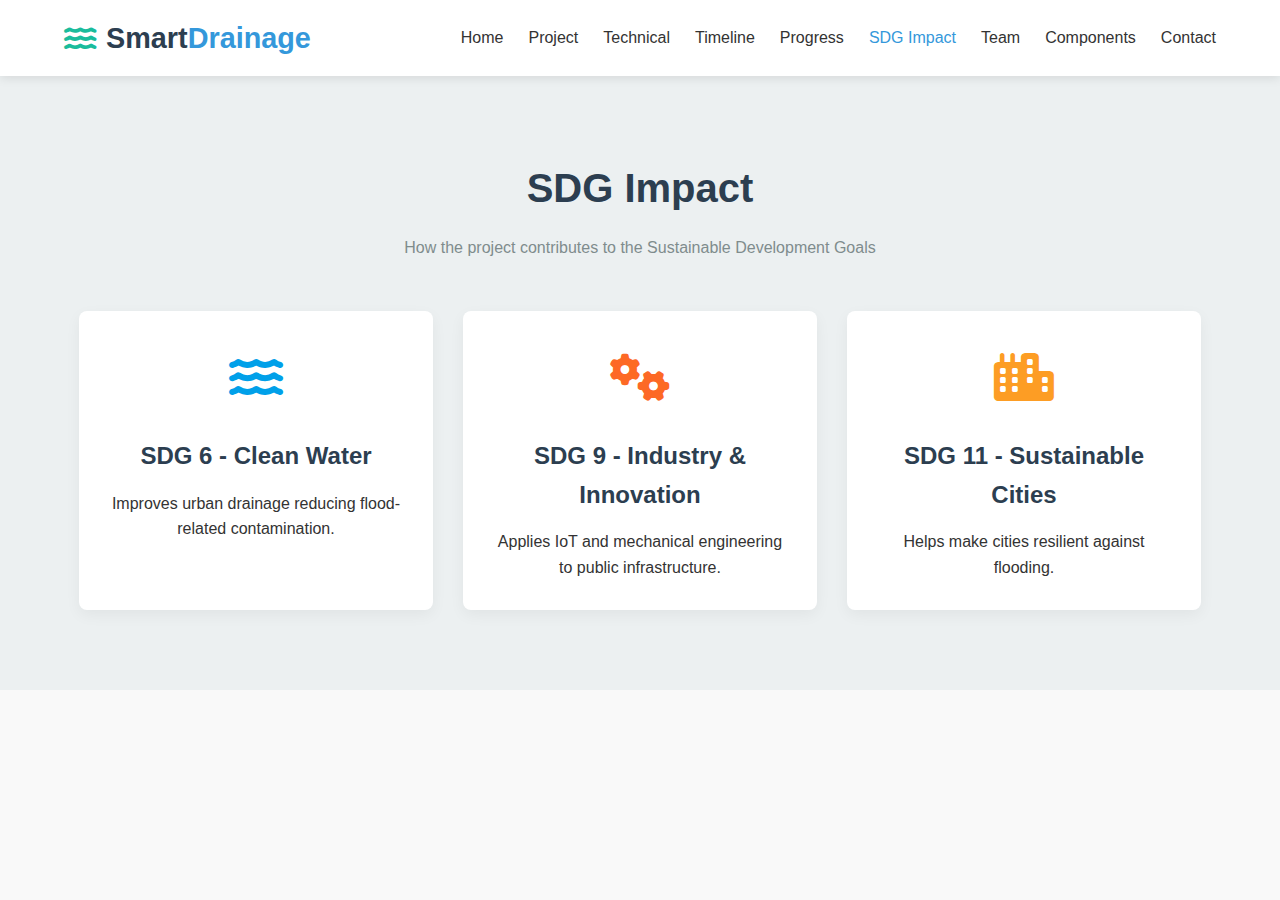
<file: sdg.html>
<!DOCTYPE html>
<html lang="en">
<head>
    <meta charset="utf-8" />
    <meta name="viewport" content="width=device-width, initial-scale=1" />
    <title>SDG Impact | Smart Drainage</title>
    <link rel="stylesheet" href="https://cdnjs.cloudflare.com/ajax/libs/font-awesome/6.4.0/css/all.min.css">
    <link rel="stylesheet" href="assets/css/style.css">
</head>
<body>
    <!-- Header -->
    <header>
        <div class="container header-container">
            <a href="index.html" class="logo">
                <i class="fas fa-water"></i>
                Smart<span>Drainage</span>
            </a>
            <nav>
                <ul>
                    <li><a href="index.html">Home</a></li>
                    <li><a href="about.html">Project</a></li>
                    <li><a href="technical.html">Technical</a></li>
                    <li><a href="timeline.html">Timeline</a></li>
                    <li><a href="progress.html">Progress</a></li>
                    <li><a href="sdg.html" class="active">SDG Impact</a></li>
                    <li><a href="team.html">Team</a></li>
                    <li><a href="components.html">Components</a></li>
                    <li><a href="contact.html">Contact</a></li>
                </ul>
            </nav>
        </div>
    </header>

    <!-- SDG Section -->
    <section class="section sdg-section">
        <div class="container">
            <div class="section-title">
                <h2>SDG Impact</h2>
                <p>How the project contributes to the Sustainable Development Goals</p>
            </div>

            <div class="sdg-grid">
                <div class="sdg-card">
                    <div class="sdg-icon sdg-6">
                        <i class="fas fa-water"></i>
                    </div>
                    <h3>SDG 6 - Clean Water</h3>
                    <p>Improves urban drainage reducing flood-related contamination.</p>
                </div>
                <div class="sdg-card">
                    <div class="sdg-icon sdg-9">
                        <i class="fas fa-cogs"></i>
                    </div>
                    <h3>SDG 9 - Industry & Innovation</h3>
                    <p>Applies IoT and mechanical engineering to public infrastructure.</p>
                </div>
                <div class="sdg-card">
                    <div class="sdg-icon sdg-11">
                        <i class="fas fa-city"></i>
                    </div>
                    <h3>SDG 11 - Sustainable Cities</h3>
                    <p>Helps make cities resilient against flooding.</p>
                </div>
            </div>
        </div>
    </section>

    <script src="assets/js/main.js"></script>
</body>
</html>
</file>
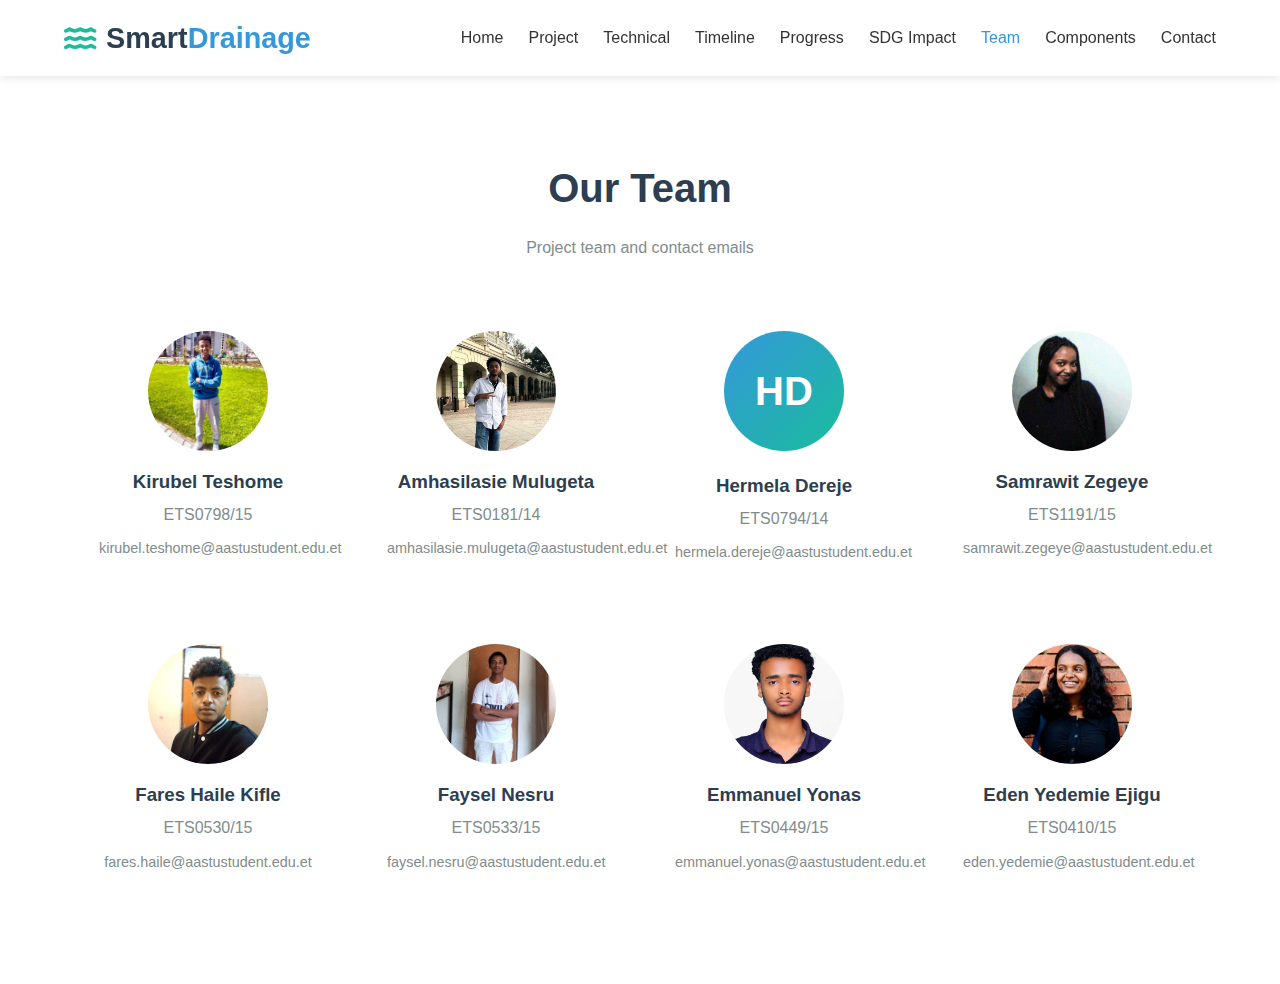
<file: team.html>
<!DOCTYPE html>
<html lang="en">
<head>
    <meta charset="utf-8" />
    <meta name="viewport" content="width=device-width, initial-scale=1" />
    <title>Team | Smart Drainage</title>
    <link rel="stylesheet" href="https://cdnjs.cloudflare.com/ajax/libs/font-awesome/6.4.0/css/all.min.css">
    <link rel="stylesheet" href="assets/css/style.css">
</head>
<body>
    <!-- Header -->
    <header>
        <div class="container header-container">
            <a href="index.html" class="logo">
                <i class="fas fa-water"></i>
                Smart<span>Drainage</span>
            </a>
            <nav>
                <ul>
                    <li><a href="index.html">Home</a></li>
                    <li><a href="about.html">Project</a></li>
                    <li><a href="technical.html">Technical</a></li>
                    <li><a href="timeline.html">Timeline</a></li>
                    <li><a href="progress.html">Progress</a></li>
                    <li><a href="sdg.html">SDG Impact</a></li>
                    <li><a href="team.html" class="active">Team</a></li>
                    <li><a href="components.html">Components</a></li>
                    <li><a href="contact.html">Contact</a></li>
                </ul>
            </nav>
        </div>
    </header>

    <!-- Team Section -->
    <section class="section team">
        <div class="container">
            <div class="section-title">
                <h2>Our Team</h2>
                <p>Project team and contact emails</p>
            </div>

            <!-- required by assets/js/main.js -->
            <div id="timeline-team" class="team-grid">
                <!-- JS will render team members here -->
            </div>
        </div>
    </section>

    <script src="assets/js/main.js"></script>
</body>
</html>
</file>
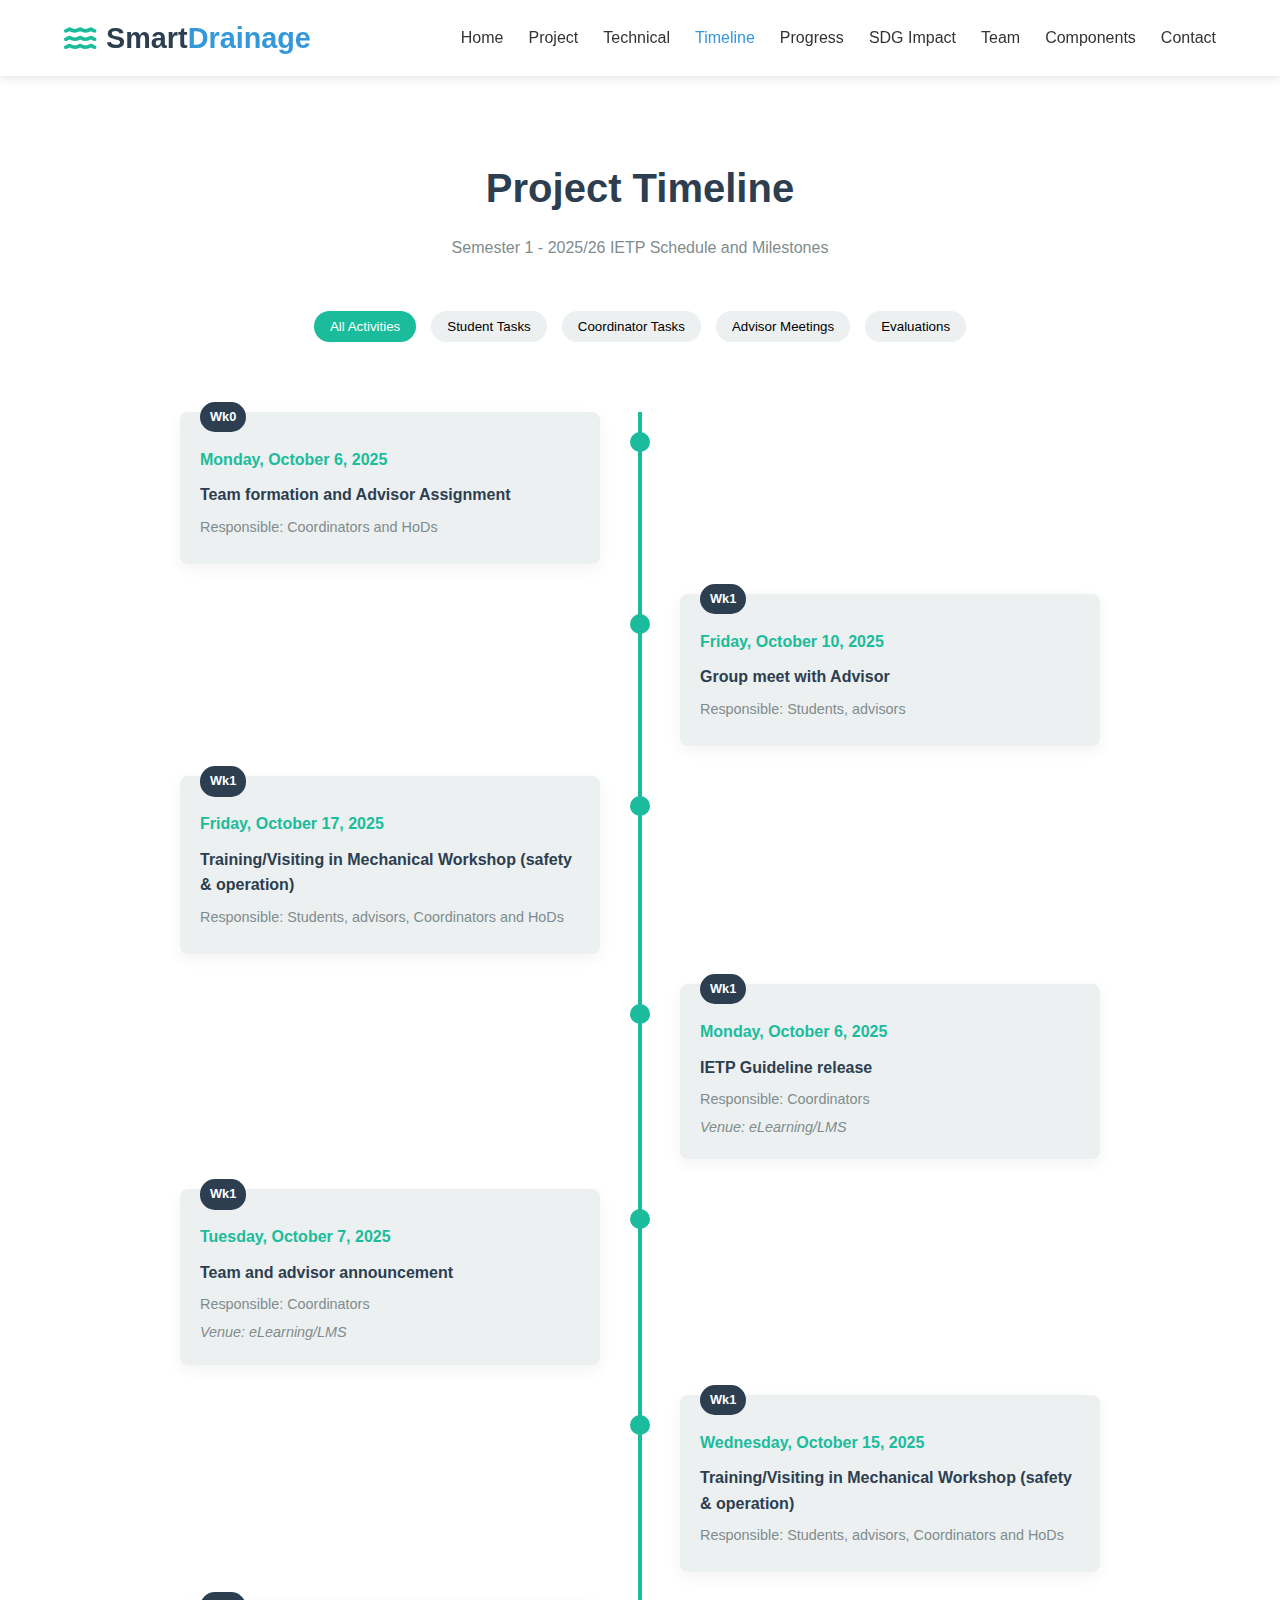
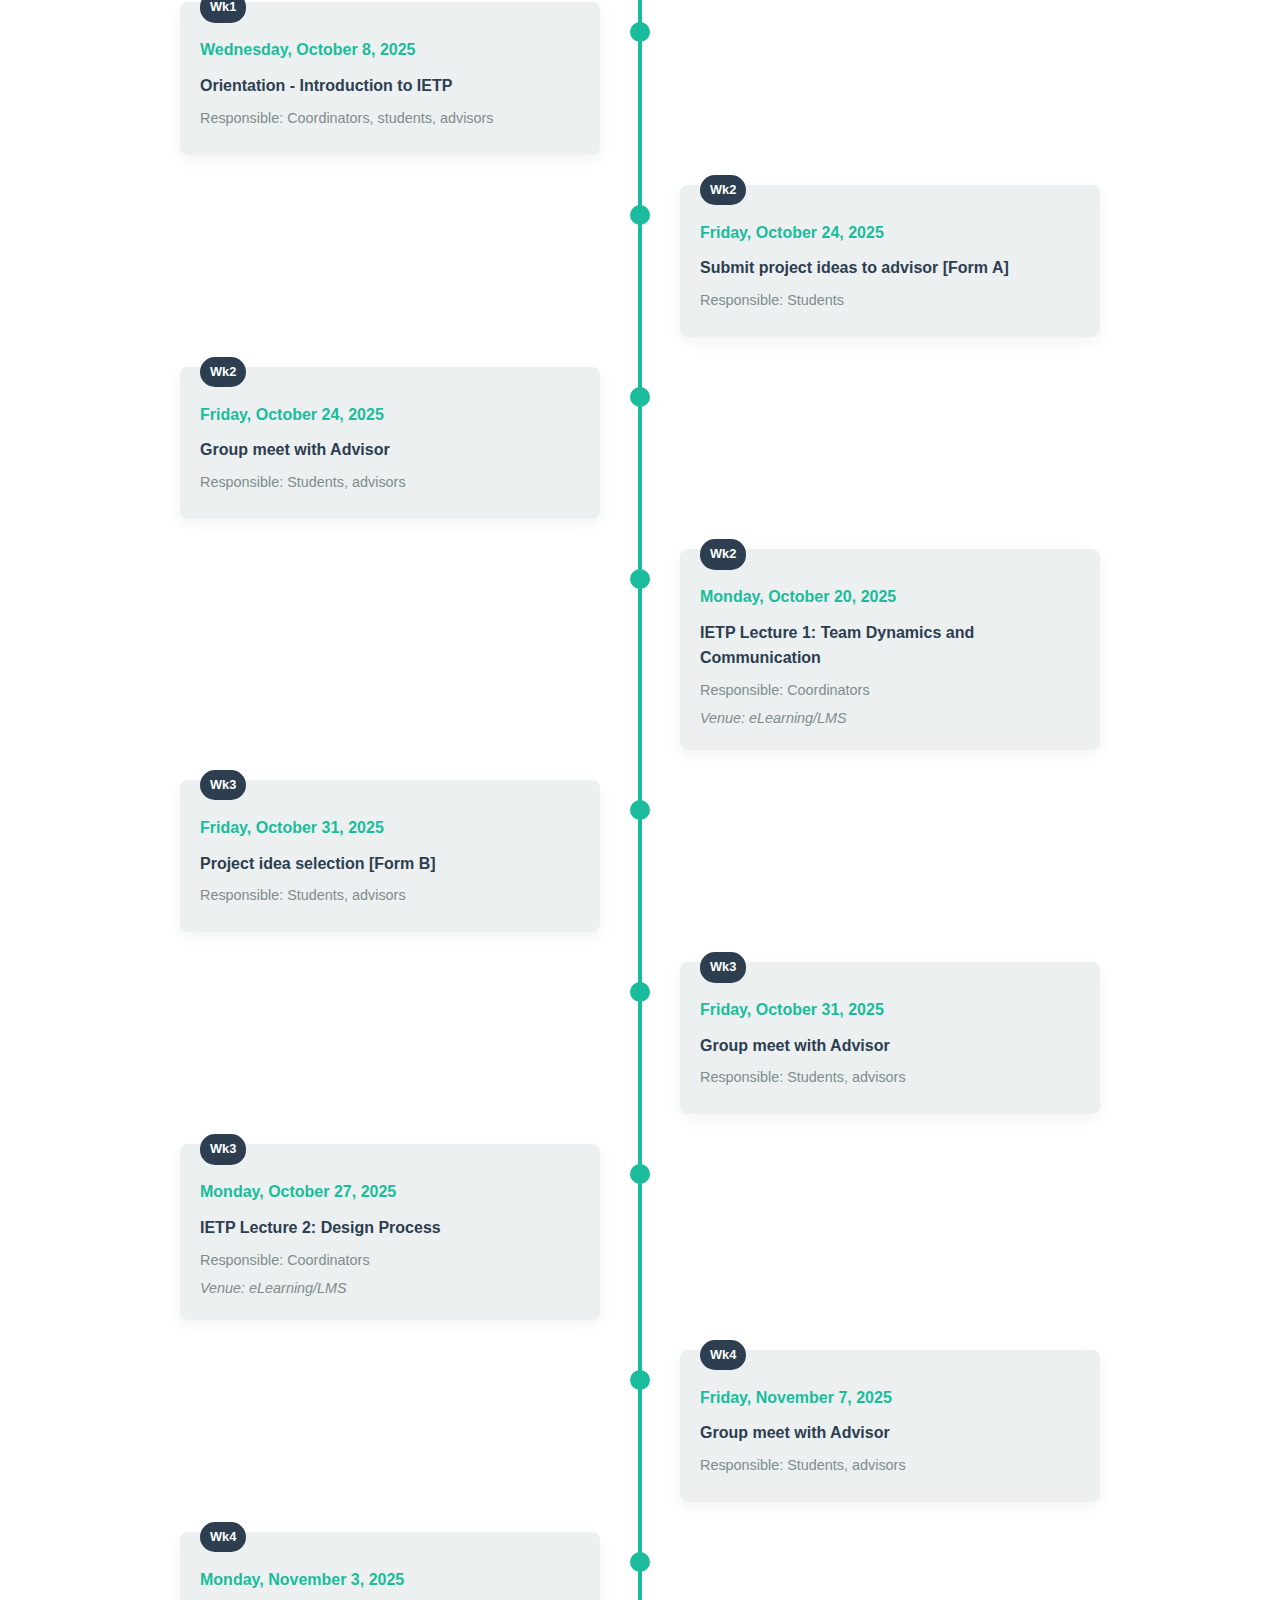
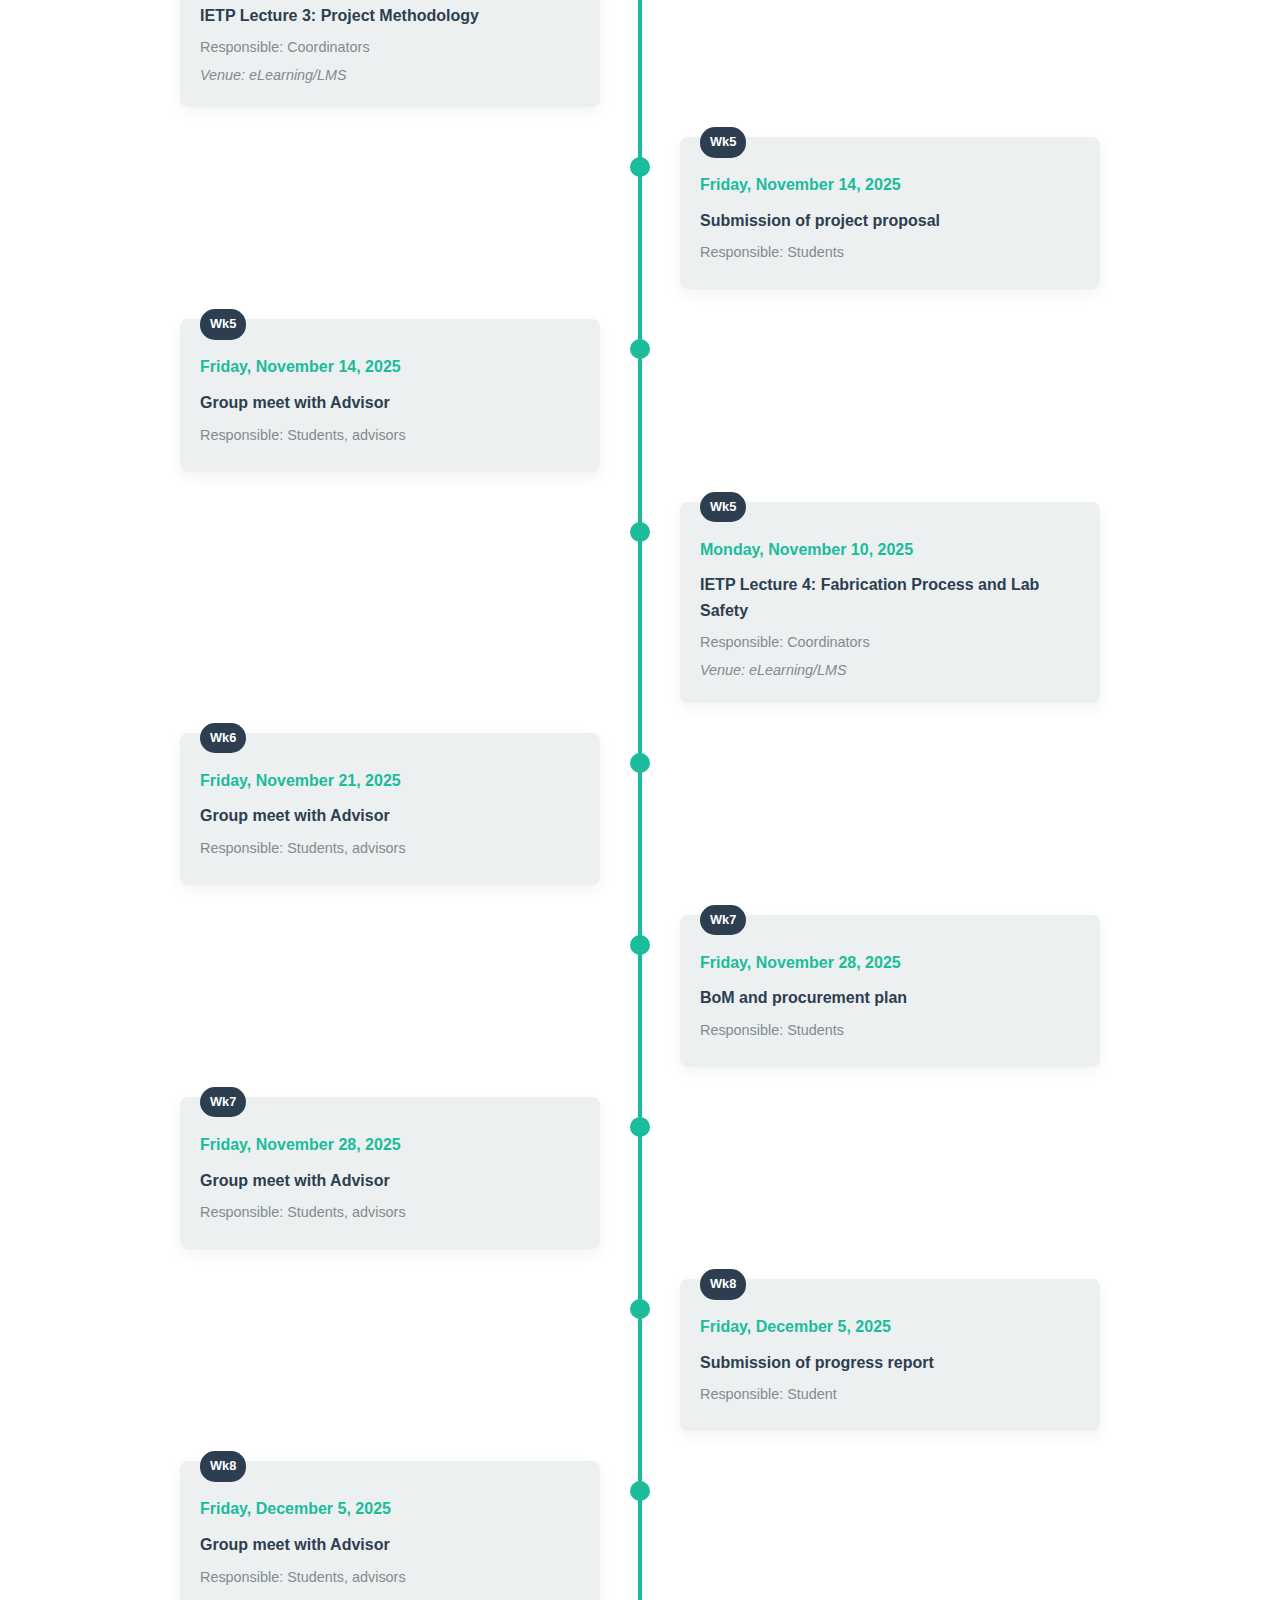
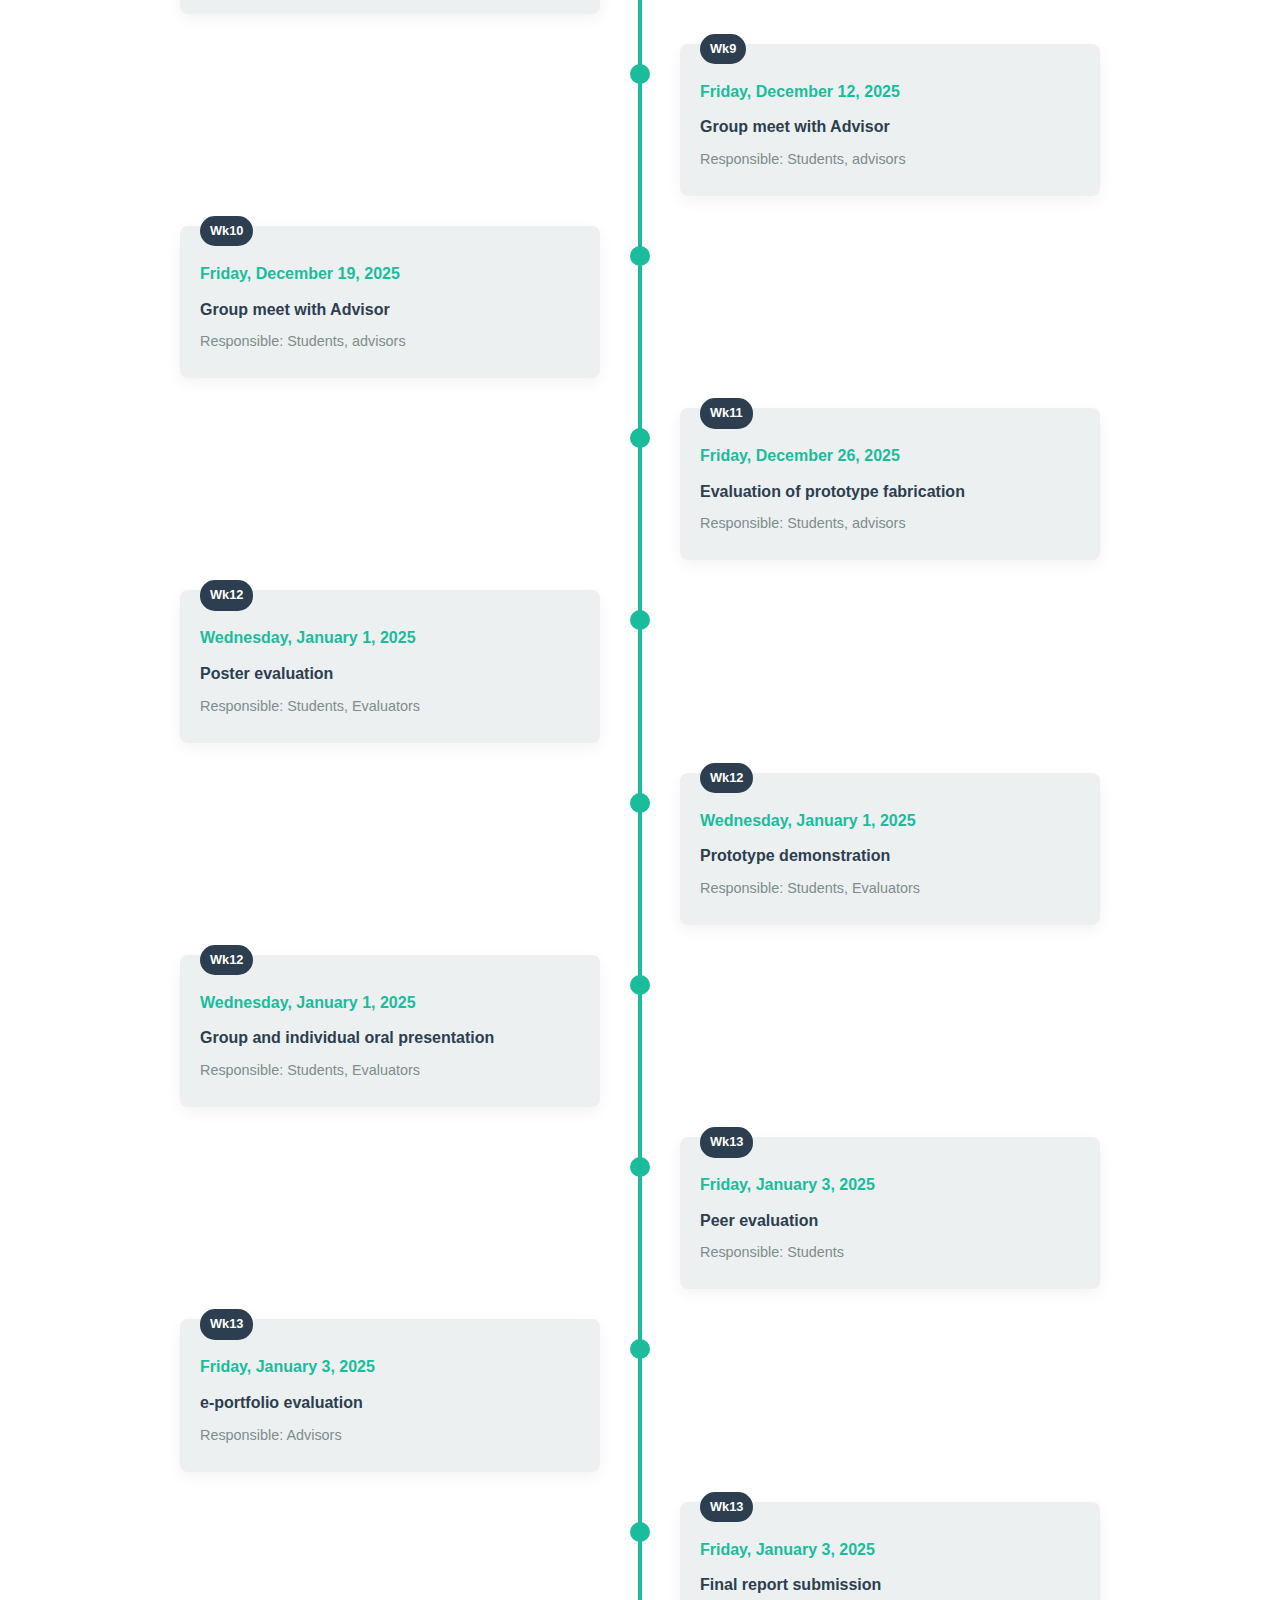
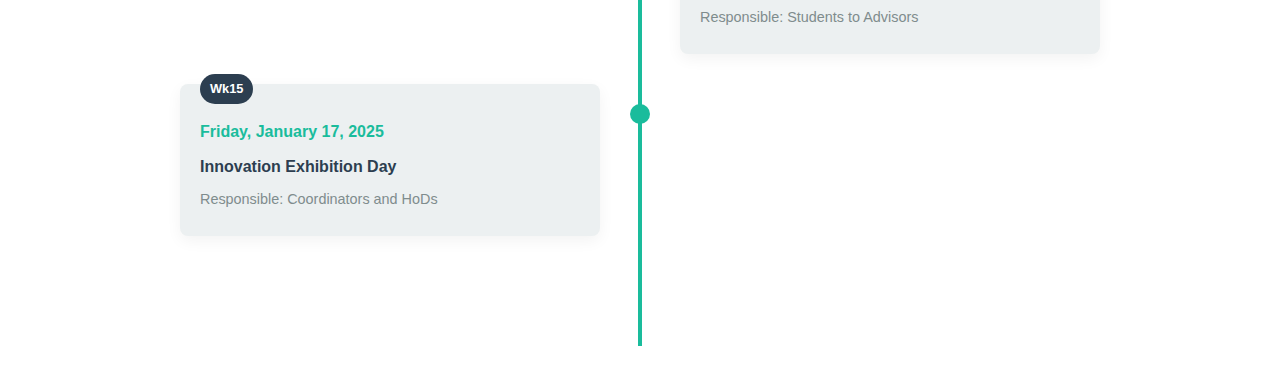
<file: timeline.html>
<!DOCTYPE html>
<html lang="en">
<head>
    <meta charset="utf-8" />
    <meta name="viewport" content="width=device-width, initial-scale=1" />
    <title>Timeline | Smart Drainage</title>
    <link rel="stylesheet" href="https://cdnjs.cloudflare.com/ajax/libs/font-awesome/6.4.0/css/all.min.css">
    <link rel="stylesheet" href="assets/css/style.css">
</head>
<body>
    <header>
        <div class="container header-container">
            <a href="index.html" class="logo"><i class="fas fa-water"></i> Smart<span>Drainage</span></a>
            <nav>
                <ul>
                    <li><a href="index.html">Home</a></li>
                    <li><a href="about.html">Project</a></li>
                    <li><a href="technical.html">Technical</a></li>
                    <li><a href="timeline.html" class="active">Timeline</a></li>
                    <li><a href="progress.html">Progress</a></li>
                    <li><a href="sdg.html">SDG Impact</a></li>
                    <li><a href="team.html">Team</a></li>
                    <li><a href="components.html">Components</a></li>
                    <li><a href="contact.html">Contact</a></li>
                </ul>
            </nav>
        </div>
    </header>

    <section class="section timeline">
        <div class="container">
            <div class="section-title">
                <h2>Project Timeline</h2>
                <p>Semester 1 - 2025/26 IETP Schedule and Milestones</p>
            </div>

            <div class="timeline-filters">
                <button class="filter-btn active" data-filter="all">All Activities</button>
                <button class="filter-btn" data-filter="students">Student Tasks</button>
                <button class="filter-btn" data-filter="coordinators">Coordinator Tasks</button>
                <button class="filter-btn" data-filter="advisors">Advisor Meetings</button>
                <button class="filter-btn" data-filter="evaluation">Evaluations</button>
            </div>

            <div class="timeline-container">
                <!-- JS will render timeline items here -->
            </div>
        </div>
    </section>

    <script src="assets/js/main.js"></script>
</body>
</html>
</file>
<file: assets/css/style.css>
/* Reset and Base Styles */
* {
    margin: 0;
    padding: 0;
    box-sizing: border-box;
    font-family: 'Segoe UI', Tahoma, Geneva, Verdana, sans-serif;
}

:root {
    --primary: #2c3e50;
    --secondary: #3498db;
    --accent: #1abc9c;
    --light: #ecf0f1;
    --dark: #2c3e50;
    --text: #333;
    --text-light: #7f8c8d;
}

body {
    line-height: 1.6;
    color: var(--text);
    background-color: #f9f9f9;
}

.container {
    width: 90%;
    max-width: 1200px;
    margin: 0 auto;
    padding: 0 15px;
}

/* Header Styles */
header {
    background-color: white;
    box-shadow: 0 2px 10px rgba(0, 0, 0, 0.1);
    position: sticky;
    top: 0;
    z-index: 1000;
}

.header-container {
    display: flex;
    justify-content: space-between;
    align-items: center;
    padding: 15px 0;
}

.logo {
    font-size: 1.8rem;
    font-weight: 700;
    color: var(--primary);
    text-decoration: none;
    display: flex;
    align-items: center;
}

.logo i {
    color: var(--accent);
    margin-right: 10px;
}

.logo span {
    color: var(--secondary);
}

nav ul {
    display: flex;
    list-style: none;
}

nav ul li {
    margin-left: 25px;
}

nav ul li a {
    text-decoration: none;
    color: var(--text);
    font-weight: 500;
    transition: color 0.3s;
}

nav ul li a:hover,
nav ul li a.active {
    color: var(--secondary);
}

.mobile-menu-btn {
    display: none;
    background: none;
    border: none;
    font-size: 1.5rem;
    cursor: pointer;
    color: var(--primary);
}

/* Hero Section */
.hero {
    background: linear-gradient(135deg, var(--primary) 0%, var(--secondary) 100%);
    color: white;
    padding: 100px 0;
    text-align: center;
}

.hero h1 {
    font-size: 3rem;
    margin-bottom: 20px;
    line-height: 1.2;
}

.hero p {
    font-size: 1.2rem;
    max-width: 700px;
    margin: 0 auto 30px;
    opacity: 0.9;
}

.btn {
    display: inline-block;
    padding: 12px 30px;
    background-color: var(--accent);
    color: white;
    text-decoration: none;
    border-radius: 5px;
    font-weight: 600;
    transition: all 0.3s;
    border: none;
    cursor: pointer;
}

.btn:hover {
    background-color: #16a085;
    transform: translateY(-3px);
    box-shadow: 0 5px 15px rgba(0, 0, 0, 0.1);
}

.btn-outline {
    background-color: transparent;
    border: 2px solid white;
    margin-left: 15px;
}

.btn-outline:hover {
    background-color: white;
    color: var(--primary);
}

/* Sections */
.section {
    padding: 80px 0;
}

.section-title {
    text-align: center;
    margin-bottom: 50px;
}

.section-title h2 {
    font-size: 2.5rem;
    color: var(--primary);
    margin-bottom: 15px;
}

.section-title p {
    color: var(--text-light);
    max-width: 600px;
    margin: 0 auto;
}

/* About Project */
.about-project {
    background-color: white;
}

.about-content {
    display: flex;
    align-items: center;
    gap: 50px;
    flex-wrap: wrap;
}

.about-text {
    flex: 1;
    min-width: 280px;
}

.about-image {
    flex: 1;
    border-radius: 8px;
    overflow: hidden;
    box-shadow: 0 10px 30px rgba(0, 0, 0, 0.1);
    min-width: 280px;
}

.about-image img {
    width: 100%;
    height: auto;
    display: block;
}

/* Technical Diagrams Section */
.diagrams {
    background-color: var(--light);
}

.diagrams-container {
    display: grid;
    grid-template-columns: repeat(auto-fit, minmax(300px, 1fr));
    gap: 30px;
}

.diagram-card {
    background: white;
    border-radius: 10px;
    overflow: hidden;
    box-shadow: 0 5px 15px rgba(0, 0, 0, 0.05);
    transition: transform 0.3s;
}

.diagram-card:hover {
    transform: translateY(-10px);
}

.diagram-image {
    height: 200px;
    background: linear-gradient(135deg, #3498db, #2c3e50);
    display: flex;
    align-items: center;
    justify-content: center;
    color: white;
    font-size: 1.2rem;
}

.diagram-content {
    padding: 20px;
}

.diagram-content h3 {
    color: var(--primary);
    margin-bottom: 10px;
}

/* Enhanced Project Timeline */
.timeline {
    background-color: white;
}

.timeline-filters {
    display: flex;
    justify-content: center;
    gap: 15px;
    margin-bottom: 30px;
    flex-wrap: wrap;
}

.filter-btn {
    padding: 8px 16px;
    background: var(--light);
    border: none;
    border-radius: 20px;
    cursor: pointer;
    transition: all 0.3s;
}

.filter-btn.active {
    background: var(--accent);
    color: white;
}

.timeline-container {
    max-width: 1000px;
    margin: 0 auto;
    position: relative;
    padding: 40px 0;
}

.timeline-container::before {
    content: '';
    position: absolute;
    left: 50%;
    transform: translateX(-50%);
    width: 4px;
    height: 100%;
    background: var(--accent);
}

.timeline-item {
    margin-bottom: 30px;
    position: relative;
    width: 50%;
    padding: 0 40px;
    opacity: 1;
    transition: all 0.3s;
}

.timeline-item.faded {
    opacity: 0.4;
}

.timeline-item:nth-child(odd) {
    left: 0;
}

.timeline-item:nth-child(even) {
    left: 50%;
}

.timeline-item::before {
    content: '';
    position: absolute;
    top: 20px;
    width: 20px;
    height: 20px;
    background: var(--accent);
    border-radius: 50%;
}

.timeline-item:nth-child(odd)::before {
    right: -10px;
}

.timeline-item:nth-child(even)::before {
    left: -10px;
}

.timeline-content {
    background: var(--light);
    padding: 20px;
    border-radius: 8px;
    box-shadow: 0 5px 15px rgba(0, 0, 0, 0.05);
    position: relative;
}

.timeline-week {
    position: absolute;
    top: -10px;
    left: 20px;
    background: var(--primary);
    color: white;
    padding: 5px 10px;
    border-radius: 15px;
    font-size: 0.8rem;
    font-weight: bold;
}

.timeline-date {
    font-weight: bold;
    color: var(--accent);
    margin-bottom: 10px;
    margin-top: 15px;
}

.timeline-activity {
    font-weight: 600;
    margin-bottom: 8px;
    color: var(--primary);
}

.timeline-responsible {
    font-size: 0.9rem;
    color: var(--text-light);
    margin-bottom: 5px;
}

.timeline-venue {
    font-size: 0.9rem;
    color: var(--text-light);
    font-style: italic;
}

/* Progress Section */
.progress {
    background-color: var(--light);
}

.progress-grid {
    display: grid;
    grid-template-columns: repeat(auto-fit, minmax(250px, 1fr));
    gap: 30px;
}

.progress-card {
    background: white;
    padding: 30px;
    border-radius: 10px;
    text-align: center;
    box-shadow: 0 5px 15px rgba(0, 0, 0, 0.05);
    transition: transform 0.3s;
}

.progress-card:hover {
    transform: translateY(-10px);
}

.progress-icon {
    font-size: 3rem;
    color: var(--accent);
    margin-bottom: 20px;
}

.progress-bar {
    height: 10px;
    background: #e0e0e0;
    border-radius: 5px;
    margin: 20px 0;
    overflow: hidden;
}

.progress-fill {
    height: 100%;
    background: var(--accent);
    border-radius: 5px;
    transition: width 1s ease-in-out;
    width: 0;
}

.progress-100 { width: 100%; }
.progress-75 { width: 75%; }
.progress-50 { width: 50%; }
.progress-25 { width: 25%; }

/* SDG Section */
.sdg-section {
    background-color: var(--light);
}

.sdg-grid {
    display: grid;
    grid-template-columns: repeat(auto-fit, minmax(300px, 1fr));
    gap: 30px;
}

.sdg-card {
    background-color: white;
    border-radius: 8px;
    padding: 30px;
    box-shadow: 0 5px 15px rgba(0, 0, 0, 0.05);
    transition: transform 0.3s;
    text-align: center;
}

.sdg-card:hover {
    transform: translateY(-10px);
}

.sdg-icon {
    font-size: 3rem;
    margin-bottom: 20px;
}

.sdg-6 { color: #00a0e9; }
.sdg-9 { color: #fd6925; }
.sdg-11 { color: #fd9d24; }

.sdg-card h3 {
    font-size: 1.5rem;
    margin-bottom: 15px;
    color: var(--primary);
}

/* Team Section */
.team {
    background-color: white;
}

.team-grid {
    display: grid;
    grid-template-columns: repeat(auto-fit, minmax(250px, 1fr));
    gap: 30px;
}

.team-member {
    text-align: center;
    padding: 20px;
    border-radius: 8px;
    transition: all 0.3s;
}

.team-member:hover {
    background-color: var(--light);
    transform: translateY(-5px);
}

.member-avatar {
    width: 120px;
    height: 120px;
    border-radius: 50%;
    background: linear-gradient(135deg, var(--secondary), var(--accent));
    margin: 0 auto 20px;
    display: flex;
    align-items: center;
    justify-content: center;
    color: white;
    font-size: 2.5rem;
    font-weight: bold;
}

.member-info h3 {
    margin-bottom: 5px;
    color: var(--primary);
}

.member-info p {
    color: var(--text-light);
    margin-bottom: 10px;
}

.member-email {
    font-size: 0.9rem;
    color: var(--secondary);
}

/* Progress page: horizontal cascading member grid and smaller icons */
#progress-team {
    display: flex;
    flex-wrap: wrap;
    gap: 14px;
    align-items: stretch;
    justify-content: center;
    margin-top: 12px;
    padding-bottom: 12px;
}

/* Card (avatar left, info right) */
#progress-team .team-member {
    display: flex;
    flex-direction: row;
    align-items: center;
    gap: 12px;
    padding: 10px 12px;
    border-radius: 10px;
    background: var(--card-bg, #ffffff);
    border: 1px solid rgba(15, 23, 42, 0.05);
    box-shadow: 0 2px 6px rgba(2,6,23,0.03);
    transition: transform 0.12s ease, box-shadow 0.12s ease;
    text-decoration: none;
    color: inherit;
    width: calc(50% - 14px); /* two columns on small desktops/tablets */
    max-width: 420px;
}

/* Hover / tap affordance */
#progress-team .team-member:hover {
    transform: translateY(-4px);
    box-shadow: 0 6px 18px rgba(2,6,23,0.06);
}

/* Avatar / photo sizes for progress view (smaller than team page) */
#progress-team .member-photo,
#progress-team .member-avatar {
    width: 64px;
    height: 64px;
    border-radius: 50%;
    object-fit: cover;
    flex: 0 0 64px;
}

/* Text adjustments */
#progress-team .member-info h3 {
    margin: 0;
    font-size: 1rem;
    line-height: 1.1;
}
#progress-team .member-info p {
    margin: 4px 0 0;
    font-size: 0.86rem;
    color: #5b6b7a;
}

/* Larger screens: 3-4 columns */
@media (min-width: 900px) {
    #progress-team .team-member {
        width: calc(33.333% - 14px); /* three columns */
    }
}
@media (min-width: 1200px) {
    #progress-team .team-member {
        width: calc(25% - 14px); /* four columns */
    }
}

/* Mobile: single column, slightly larger tap targets */
@media (max-width: 599px) {
    #progress-team {
        gap: 10px;
    }
    #progress-team .team-member {
        width: 100%;
        padding: 12px;
        gap: 10px;
    }
    #progress-team .member-photo,
    #progress-team .member-avatar {
        width: 56px;
        height: 56px;
        flex: 0 0 56px;
    }
    #progress-team .member-info h3 { font-size: 0.98rem; }
    #progress-team .member-info p { font-size: 0.82rem; }
}

/* Ensure links inside card fill card */
#progress-team .team-member a.member-link {
    display: flex;
    align-items: center;
    width: 100%;
}

/* System Components */
.components {
    background-color: var(--light);
}

.components-grid {
    display: grid;
    grid-template-columns: repeat(auto-fit, minmax(300px, 1fr));
    gap: 30px;
}

.component-card {
    background-color: white;
    border-radius: 8px;
    padding: 30px;
    box-shadow: 0 5px 15px rgba(0, 0, 0, 0.05);
    transition: transform 0.3s;
}

.component-card:hover {
    transform: translateY(-10px);
}

.component-icon {
    font-size: 2.5rem;
    color: var(--secondary);
    margin-bottom: 20px;
}

.component-card h3 {
    font-size: 1.5rem;
    margin-bottom: 15px;
    color: var(--primary);
}

/* Contact Section */
.contact {
    background-color: var(--primary);
    color: white;
}

.contact .section-title h2 {
    color: white;
}

.contact-content {
    display: flex;
    gap: 50px;
    flex-wrap: wrap;
}

.contact-info {
    flex: 1;
    min-width: 280px;
    color: white;
}

.contact-details {
    margin-top: 30px;
}

.contact-item {
    display: flex;
    align-items: center;
    margin-bottom: 20px;
    color: white;
}

.contact-icon {
    width: 50px;
    height: 50px;
    background-color: rgba(255, 255, 255, 0.1);
    border-radius: 50%;
    display: flex;
    align-items: center;
    justify-content: center;
    margin-right: 15px;
}

/* Contact form */
.contact-form {
    flex: 1;
    min-width: 280px;
    background: white;
    color: var(--text);
    padding: 25px;
    border-radius: 8px;
    box-shadow: 0 10px 30px rgba(0,0,0,0.08);
}

.form-group {
    margin-bottom: 15px;
}

.form-group label {
    display: block;
    margin-bottom: 6px;
    font-weight: 600;
    color: var(--primary);
}

.form-control {
    width: 100%;
    padding: 10px 12px;
    border-radius: 6px;
    border: 1px solid #dcdcdc;
    font-size: 0.95rem;
}

textarea.form-control {
    min-height: 120px;
    resize: vertical;
}

/* Footer */
footer {
    background: #fff;
    padding: 40px 0;
    margin-top: 40px;
    color: var(--text);
}

.footer-content {
    display: grid;
    grid-template-columns: repeat(auto-fit, minmax(200px, 1fr));
    gap: 30px;
    margin-bottom: 20px;
}

.footer-column h3 {
    margin-bottom: 12px;
    color: var(--primary);
}

.footer-column h3:after {
    content: '';
    display: block;
    width: 40px;
    height: 3px;
    background: var(--accent);
    margin-top: 8px;
    border-radius: 3px;
}

.footer-links {
    list-style: none;
}

.footer-links li {
    margin-bottom: 8px;
}

.footer-links a {
    color: var(--text);
    text-decoration: none;
}

.footer-links a:hover {
    color: var(--secondary);
}

.social-links {
    display: flex;
    gap: 10px;
    margin-top: 15px;
}

.social-links a {
    color: var(--text);
    text-decoration: none;
    font-size: 1.1rem;
}

.social-links a:hover {
    color: var(--secondary);
}

.copyright {
    text-align: center;
    font-size: 0.9rem;
    color: var(--text-light);
}

/* Breadcrumb */
.breadcrumb {
    background: var(--light);
    padding: 15px 0;
}

.breadcrumb-content {
    display: flex;
    align-items: center;
    gap: 10px;
}

.breadcrumb a {
    color: var(--secondary);
    text-decoration: none;
}

.breadcrumb a:hover {
    text-decoration: underline;
}

/* Responsive Design */
@media (max-width: 992px) {
    .timeline-item {
        width: 100%;
        left: 0 !important;
        padding-left: 20px;
        padding-right: 20px;
    }
    .timeline-container::before {
        left: 8px;
    }
    .timeline-item::before {
        left: 0 !important;
    }
    nav ul {
        gap: 12px;
    }
}

@media (max-width: 768px) {
    .header-container {
        flex-wrap: wrap;
    }
    .mobile-menu-btn {
        display: block;
    }
    nav {
        width: 100%;
    }
    nav ul {
        display: none;
        flex-direction: column;
        background: white;
        margin-top: 12px;
        padding: 12px;
        border-radius: 8px;
        box-shadow: 0 5px 20px rgba(0,0,0,0.08);
    }
    nav ul.show {
        display: flex;
    }
    .about-content, .contact-content {
        flex-direction: column;
    }
    .hero {
        padding: 60px 0;
    }
    .hero h1 { font-size: 2rem; }
    .section { padding: 50px 0; }
    .timeline-container {
        padding: 20px 0;
    }
}
</file>
